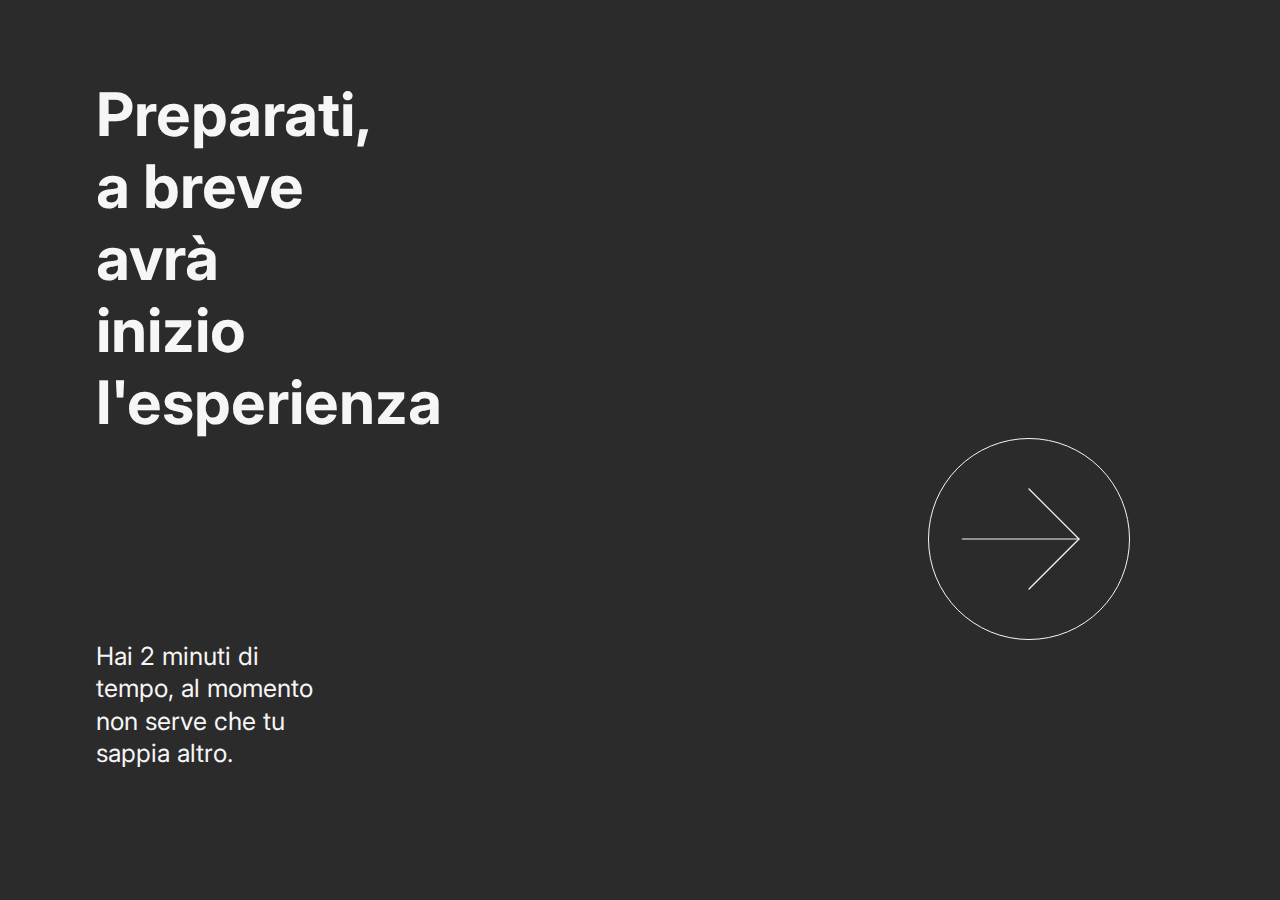
<file: inter.html>
<!DOCTYPE html>
<html lang="en">
<head>
    <meta charset="UTF-8">
    <meta name="viewport" content="width=device-width, initial-scale=1.0">
    <title>Document</title>
    <link rel="stylesheet" href="style.css">
</head>
<body class="interbody">
    <div class="head">
        <h3>TRASPARENZA</h3>
    </div>

    <div class="cont1">
        <h1 class="title-inter">Preparati, a breve avrà inizio l'esperienza</h1>
        <a href="password/password.html" class="bottonegiga-link">
            <div class="bottonegiga">
                <svg xmlns="http://www.w3.org/2000/svg" viewBox="0 0 24 24" width="200" height="200">
                    <line x1="4" y1="12" x2="18" y2="12" stroke="currentColor" stroke-width="0.15" stroke-linecap="round"/>
                    <polyline points="12,6 18,12 12,18" fill="none" stroke="currentColor" stroke-width="0.15" stroke-linecap="round" stroke-linejoin="round"/>
                </svg>
            </div>
        </a>
        <div class="dueminuti">Hai 2 minuti di tempo, al momento non serve che tu sappia altro.
        </div>
    </div>

    <script src="main.js"></script>
</body>
</html>
</file>
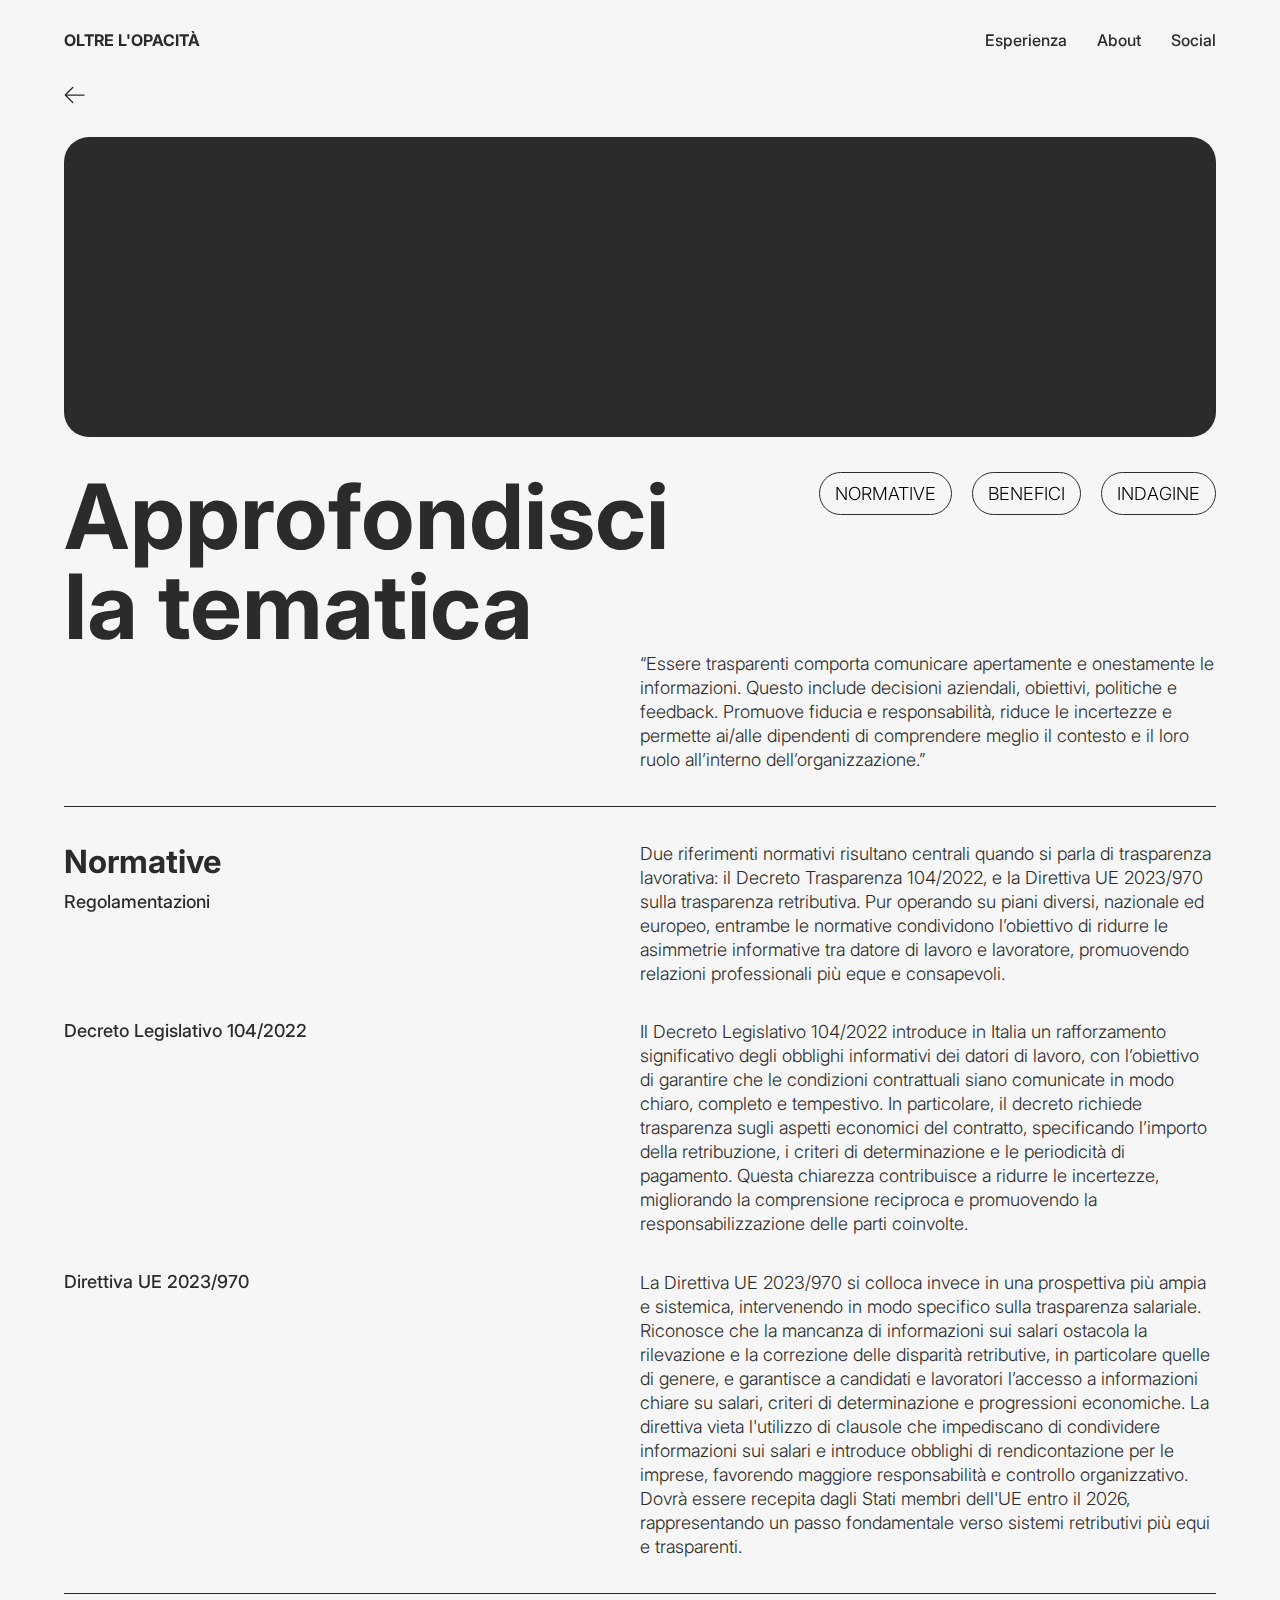
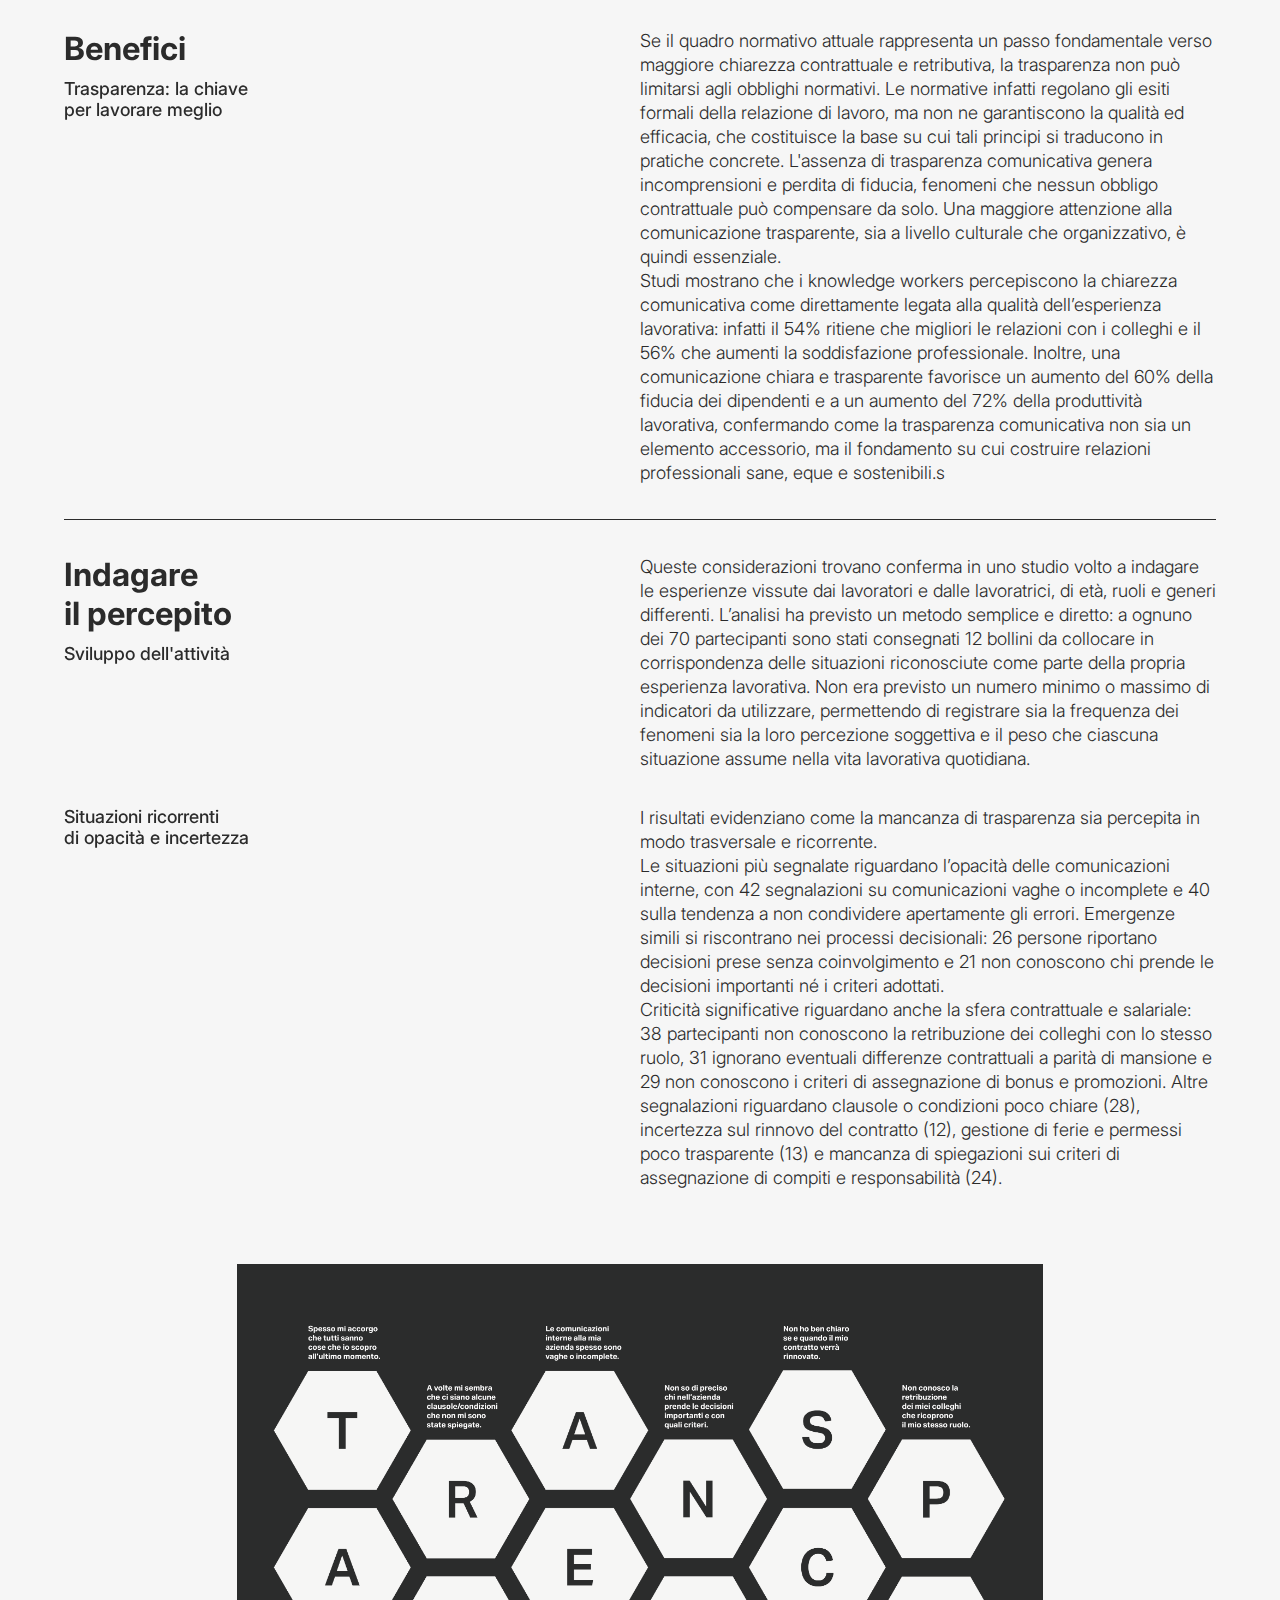
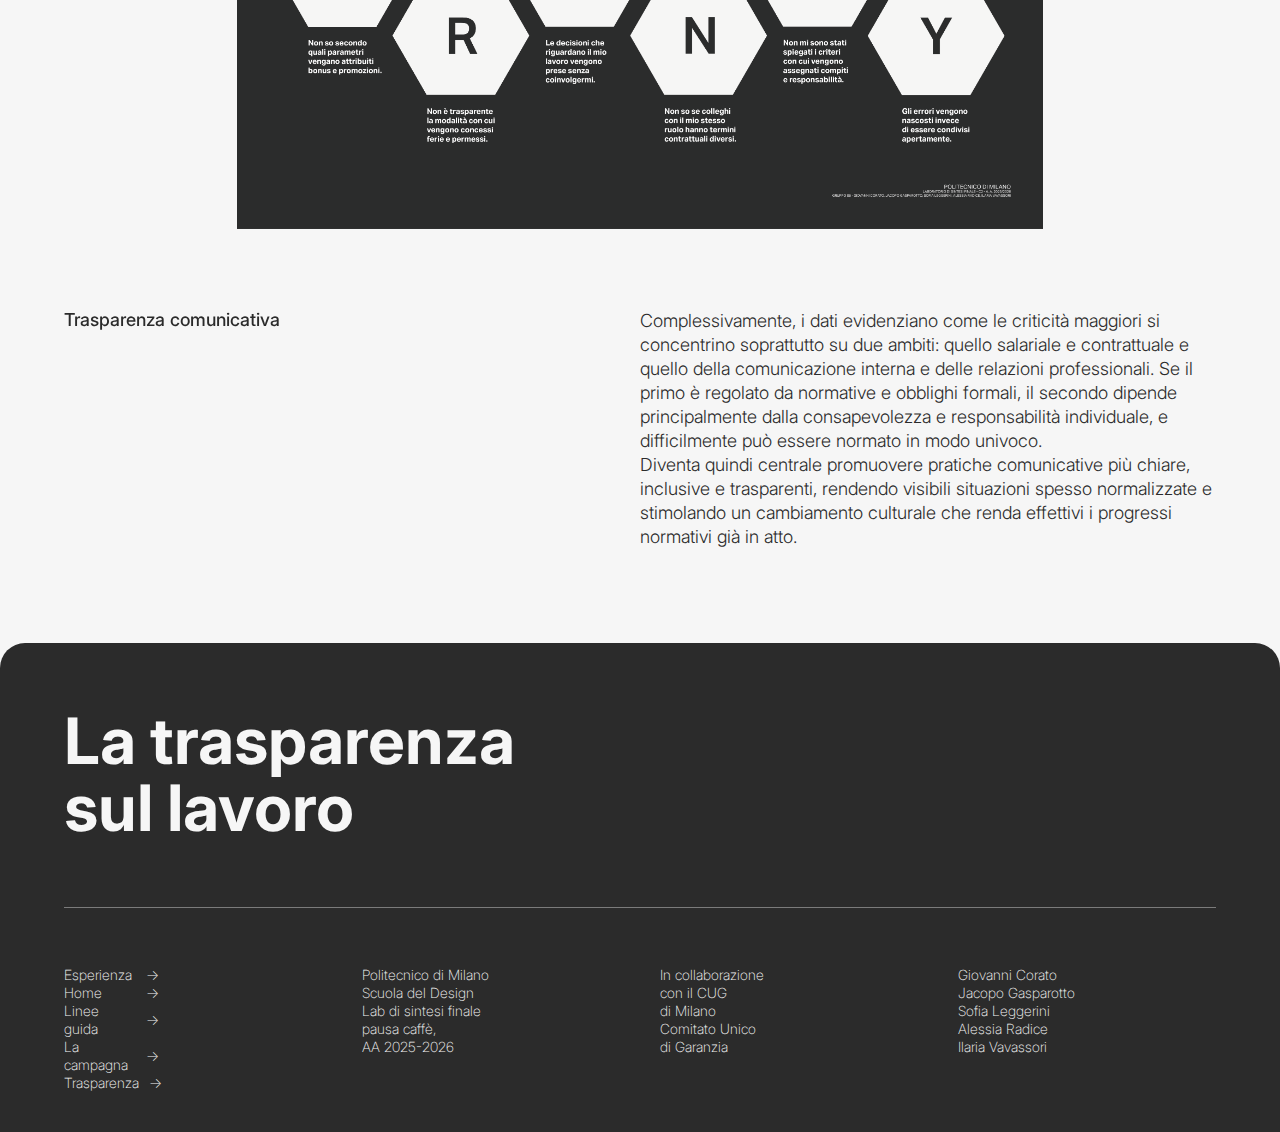
<file: information/cosatrasp.html>
<!DOCTYPE html>
<html lang="en">
<head>
    <meta charset="UTF-8">
    <meta name="viewport" content="width=device-width, initial-scale=1.0">
    <title>Document</title>
    <link rel="stylesheet" href="information.css">
</head>
<body>
    <div class="tot_cosa">
        <header>
            <div class="logo">
                <a href="../index.html">OLTRE L'OPACITÀ</a>
            </div>
            <div class="hamburger">
                <div class="hamburger-icon">
                    <span></span>
                    <span></span>
                </div>
                <div class="hamburger-menu">
                    <div>
                        <a href="../inter.html">Esperienza</a>
                    </div>
                    <div id="aboutBtn">About</div>
                    <div>Social</div>
                    <div class="quit_hamburger">
                        <div>
                            <svg class="hamburger-close" width="80" height="80" viewBox="0 0 24 24" fill="none" xmlns="http://www.w3.org/2000/svg">
                                <line x1="1" y1="23" x2="23" y2="1" stroke="currentColor" stroke-width="0.3" stroke-linecap="round"/>
                                <line x1="1" y1="1" x2="23" y2="23" stroke="currentColor" stroke-width="0.3" stroke-linecap="round"/>
                            </svg>
                        </div>
                    </div>                    
                </div>
            </div>
        </header>
        <div class="freccia">
            <a href="info_landing.html">
                <svg width="30" height="30" viewBox="0 0 24 24" fill="none" xmlns="http://www.w3.org/2000/svg">
                    <line x1="2" y1="12" x2="16" y2="12" stroke="currentColor" stroke-width="1" stroke-linecap="round"/>
                    <path d="M7 6L1 12L7 18" stroke="currentColor" stroke-width="1" stroke-linecap="round" stroke-linejoin="round"/>
                </svg>
            </a>
        </div>
        <main class="cosa">
            <div class="rettangolo"></div>
            <section class="primo">
                <div class="menunav">
                    <h1>Approfondisci 
                        <br>la tematica</h1>
                    <div class="navbar">
                        <nav>
                            <button>
                                <a href="#analisi">NORMATIVE</a>
                            </button>
                            <button>
                                <a href="#benefici">BENEFICI</a>
                            </button>
                            <button>
                                <a href="#intercept">INDAGINE</a>
                            </button>
                        </nav>
                    </div>
                </div>
                <div class="desc_menu">
                    <p>“Essere trasparenti comporta comunicare apertamente e onestamente le informazioni. Questo include decisioni aziendali, obiettivi, politiche e feedback. Promuove fiducia e responsabilità, riduce le incertezze e permette ai/alle dipendenti di comprendere meglio il contesto e il loro ruolo all’interno dell’organizzazione.”</p>
                </div>
            </section>
            <section class="secondo" id="analisi">
                <div class="section_title">
                    <div class="big_title">Normative</div>
                    <div class="small_title">Regolamentazioni</div>
                </div>
                <div class="section_text">
                    <p>Due riferimenti normativi risultano centrali quando si parla di trasparenza lavorativa: il Decreto Trasparenza 104/2022, e la Direttiva UE 2023/970 sulla trasparenza retributiva. Pur operando su piani diversi, nazionale ed europeo, entrambe le normative condividono l’obiettivo di ridurre le asimmetrie informative tra datore di lavoro e lavoratore, promuovendo relazioni professionali più eque e consapevoli.</p>
                </div>
            </section>
            <section class="secondo min">
                <div class="section_title">
                    <div class="small_title">Decreto Legislativo 104/2022</div>
                </div>
                <div class="section_text">
                    <p>Il Decreto Legislativo 104/2022 introduce in Italia un rafforzamento significativo degli obblighi informativi dei datori di lavoro, con l’obiettivo di garantire che le condizioni contrattuali siano comunicate in modo chiaro, completo e tempestivo. In particolare, il decreto richiede trasparenza sugli aspetti economici del contratto, specificando l’importo della retribuzione, i criteri di determinazione e le periodicità di pagamento. Questa chiarezza contribuisce a ridurre le incertezze, migliorando la comprensione reciproca e promuovendo la responsabilizzazione delle parti coinvolte.</p>
                </div>
            </section>
            <section class="secondo min" id="ultimosec">
                <div class="section_title">
                    <div class="small_title">Direttiva UE 2023/970</div>
                </div>
                <div class="section_text">
                    <p>La Direttiva UE 2023/970 si colloca invece in una prospettiva più ampia e sistemica, intervenendo in modo specifico sulla trasparenza salariale. Riconosce che la mancanza di informazioni sui salari ostacola la rilevazione e la correzione delle disparità retributive, in particolare quelle di genere, e garantisce a candidati e lavoratori l’accesso a informazioni chiare su salari, criteri di determinazione e progressioni economiche. La direttiva vieta l'utilizzo di clausole che impediscano di condividere informazioni sui salari e introduce obblighi di rendicontazione per le imprese, favorendo maggiore responsabilità e controllo organizzativo. Dovrà essere recepita dagli Stati membri dell'UE entro il 2026, rappresentando un passo fondamentale verso sistemi retributivi più equi e trasparenti.</p>
                </div>
            </section>
            <div class="europa">
                <img src="../material/Europa.png" alt="Europa">
            </div>
            <section class="secondo" id="benefici">
                <div class="section_title">
                    <div class="big_title">Benefici</div>
                    <div class="small_title">Trasparenza: la chiave 
                        <br>per lavorare meglio</div>
                </div>
                <div class="section_text">
                    <p>Se il quadro normativo attuale rappresenta un passo fondamentale verso maggiore chiarezza contrattuale e retributiva, la trasparenza non può limitarsi agli obblighi normativi. Le normative infatti regolano gli esiti formali della relazione di lavoro, ma non ne garantiscono la qualità ed efficacia, che costituisce la base su cui tali principi si traducono in pratiche concrete. L'assenza di trasparenza comunicativa genera incomprensioni e perdita di fiducia, fenomeni che nessun obbligo contrattuale può compensare da solo. Una maggiore attenzione alla comunicazione trasparente, sia a livello culturale che organizzativo, è quindi essenziale. 
                        <br>Studi mostrano che i knowledge workers percepiscono la chiarezza comunicativa come direttamente legata alla qualità dell’esperienza lavorativa: infatti il 54% ritiene che migliori le relazioni con i colleghi e il 56% che aumenti la soddisfazione professionale. Inoltre, una comunicazione chiara e trasparente favorisce un aumento del 60% della fiducia dei dipendenti e a un aumento del 72% della produttività lavorativa, confermando come la trasparenza comunicativa non sia un elemento accessorio, ma il fondamento su cui costruire relazioni professionali sane, eque e sostenibili.s</p>
                </div>
            </section>
            <section class="secondo" id="intercept">
                <div class="section_title">
                    <div class="big_title">Indagare <br>il percepito</div>
                    <div class="small_title">Sviluppo dell'attività</div>
                </div>
                <div class="section_text">
                    <p>Queste considerazioni trovano conferma in uno studio volto a indagare le esperienze vissute dai lavoratori e dalle lavoratrici, di età, ruoli e generi differenti. L’analisi ha previsto un metodo semplice e diretto: a ognuno dei 70 partecipanti sono stati consegnati 12 bollini da collocare in corrispondenza delle situazioni riconosciute come parte della propria esperienza lavorativa. Non era previsto un numero minimo o massimo di indicatori da utilizzare, permettendo di registrare sia la frequenza dei fenomeni sia la loro percezione soggettiva e il peso che ciascuna situazione assume nella vita lavorativa quotidiana.</p>
                </div>
            </section>
            <section class="secondo min">
                <div class="section_title">
                    <div class="small_title">Situazioni ricorrenti 
                        <br>di opacità e incertezza</div>
                </div>
                <div class="section_text">
                    <p>I risultati evidenziano come la mancanza di trasparenza sia percepita in modo trasversale e ricorrente. 
                        <br>Le situazioni più segnalate riguardano l’opacità delle comunicazioni interne, con 42 segnalazioni su comunicazioni vaghe o incomplete e 40 sulla tendenza a non condividere apertamente gli errori. Emergenze simili si riscontrano nei processi decisionali: 26 persone riportano decisioni prese senza coinvolgimento e 21 non conoscono chi prende le decisioni importanti né i criteri adottati.
                        <br>Criticità significative riguardano anche la sfera contrattuale e salariale: 38 partecipanti non conoscono la retribuzione dei colleghi con lo stesso ruolo, 31 ignorano eventuali differenze contrattuali a parità di mansione e 29 non conoscono i criteri di assegnazione di bonus e promozioni. Altre segnalazioni riguardano clausole o condizioni poco chiare (28), incertezza sul rinnovo del contratto (12), gestione di ferie e permessi poco trasparente (13) e mancanza di spiegazioni sui criteri di assegnazione di compiti e responsabilità (24).</p>
                </div>
            </section>
            <div class="intercept">
                <img src="../material/intercept.png" alt="Europa">
            </div> 
            <section class="secondo min">
                <div class="section_title">
                    <div class="small_title">Trasparenza comunicativa</div>
                </div>
                <div class="section_text">
                    <p>Complessivamente, i dati evidenziano come le criticità maggiori si concentrino soprattutto su due ambiti: quello salariale e contrattuale e quello della comunicazione interna e delle relazioni professionali. Se il primo è regolato da normative e obblighi formali, il secondo dipende principalmente dalla consapevolezza e responsabilità individuale, e difficilmente può essere normato in modo univoco.
                        <br>Diventa quindi centrale promuovere pratiche comunicative più chiare, inclusive e trasparenti, rendendo visibili situazioni spesso normalizzate e stimolando un cambiamento culturale che renda effettivi i progressi normativi già in atto.</p>
                </div>
            </section>
        </main>
    </div>
    <div class="overlay-blur"></div>
    <div class="hamburger-menu" id="icona">
        <div>
            <a href="../inter.html">Esperienza</a>
        </div>
        <div id="aboutBtn2">About</div>
        <div>Social</div>
        <div class="quit_hamburger" id="esci">
            <div>
                <svg class="hamburger-close" width="80" height="80" viewBox="0 0 24 24" fill="none" xmlns="http://www.w3.org/2000/svg">
                    <line x1="1" y1="23" x2="23" y2="1" stroke="currentColor" stroke-width="0.3" stroke-linecap="round"/>
                    <line x1="1" y1="1" x2="23" y2="23" stroke="currentColor" stroke-width="0.3" stroke-linecap="round"/>
                </svg>
            </div>
        </div>                    
    </div>
    <div class="about" id="about">
        <div class="title_about">
            <h4>Benefici</h4>
            <p>Il sito mira a far comprendere l’importanza della comunicazione chiara e trasparente sul lavoro, favorendo consapevolezza su pratiche poco efficaci e promuovendo buone abitudini relazionali e comportamenti collaborativi.</p>        </div>
        <div class="quit_about">
            <div>
                <svg class="close-about" width="80" height="80" viewBox="0 0 24 24" fill="none" xmlns="http://www.w3.org/2000/svg">
                    <line x1="1" y1="23" x2="23" y2="1" stroke="currentColor" stroke-width="0.3" stroke-linecap="round"/>
                    <line x1="1" y1="1" x2="23" y2="23" stroke="currentColor" stroke-width="0.3" stroke-linecap="round"/>
                </svg>
            </div>
        </div>
        <div class="credits">
            <div class="credits_part">
                <h4>Team di progetto</h4>
                <p>Giovanni Corato, Jacopo Gasparotto, Sofia Leggerini, Alessia Radice, Ilaria Vavassori</p>
            </div>
            <div class="credits_part">
                <h4 style="margin-top: 20px;">Collaboratori</h4>
                <p>Politecnico di Milano, Scuola del Design, 
                    Laboratorio di Sintesi Finale, Pausa Caffè.
                    AA 2025-2026.</p>
                <p class="incollab">In collaborazione con il CUG di Milano</p>
            </div>
        </div>
    </div>

    <script src="information.js"></script>
    <footer class="site-footer">
        <div class="footer-title">
            <h2>La trasparenza<br> sul lavoro</h2>
        </div>

        <hr class="footer-divider">

        <div class="footer-content">
            <div class="footer-col" id="nav_footer">      
                <a href="../inter.html">
                    Esperienza
                </a> 
                <a href="info_landing.html">
                    Home
                </a>     
                <a href="guida.html">
                    Linee guida
                </a> 
                <a href="campagna.html">
                    La campagna
                </a>    
                <a href="cosatrasp.html">
                    Trasparenza
                </a>                                             
            </div>

            <div class="footer-col">
                <p>
                    Politecnico di Milano<br>
                    Scuola del Design<br>
                    Lab di sintesi finale<br>
                    pausa caffè,<br>
                    AA 2025-2026
                </p>
            </div>

            <div class="footer-col">
                <p>
                    In collaborazione<br>
                    con il CUG<br>
                    di Milano<br>
                    Comitato Unico<br>
                    di Garanzia
                </p>
            </div>

            <div class="footer-col">
                <p>
                    Giovanni Corato<br>
                    Jacopo Gasparotto<br>
                    Sofia Leggerini<br>
                    Alessia Radice<br>
                    Ilaria Vavassori
                </p>
            </div>
        </div>
    </footer>
</body>
</html>
</file>
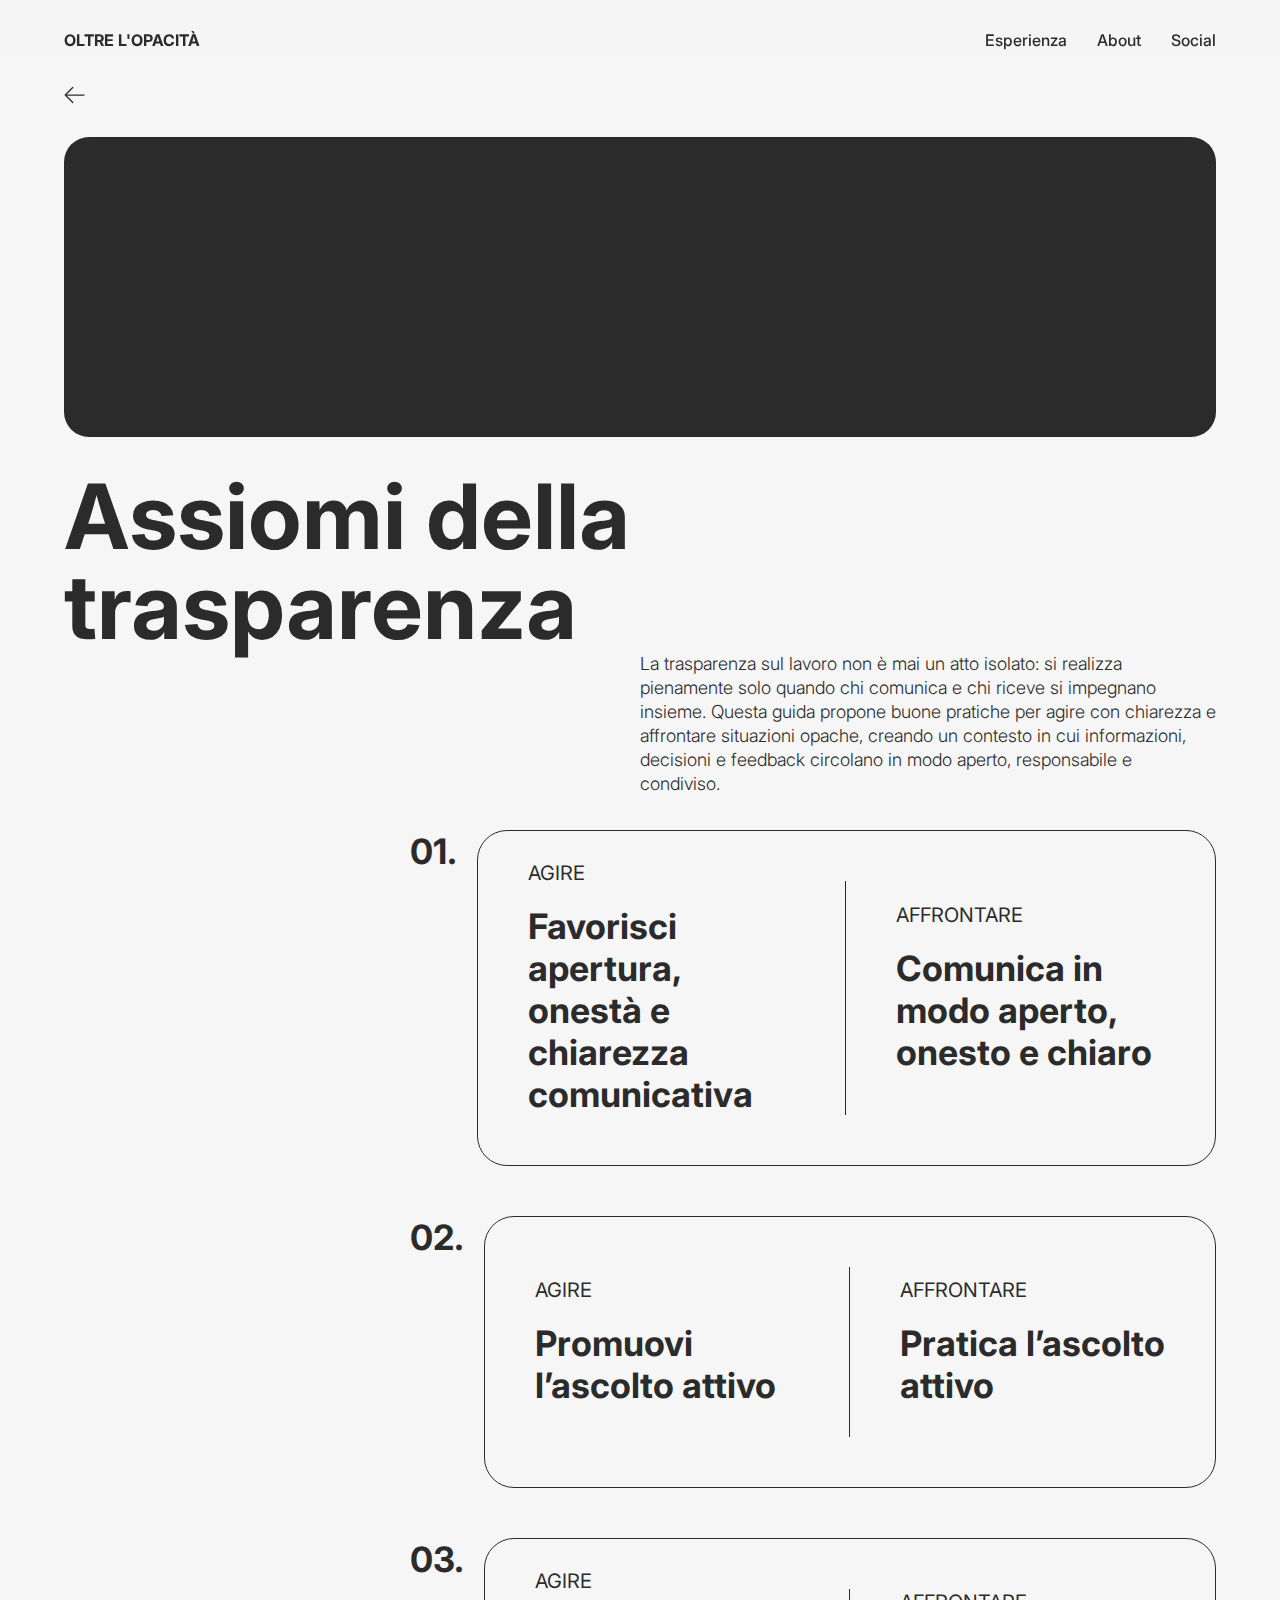
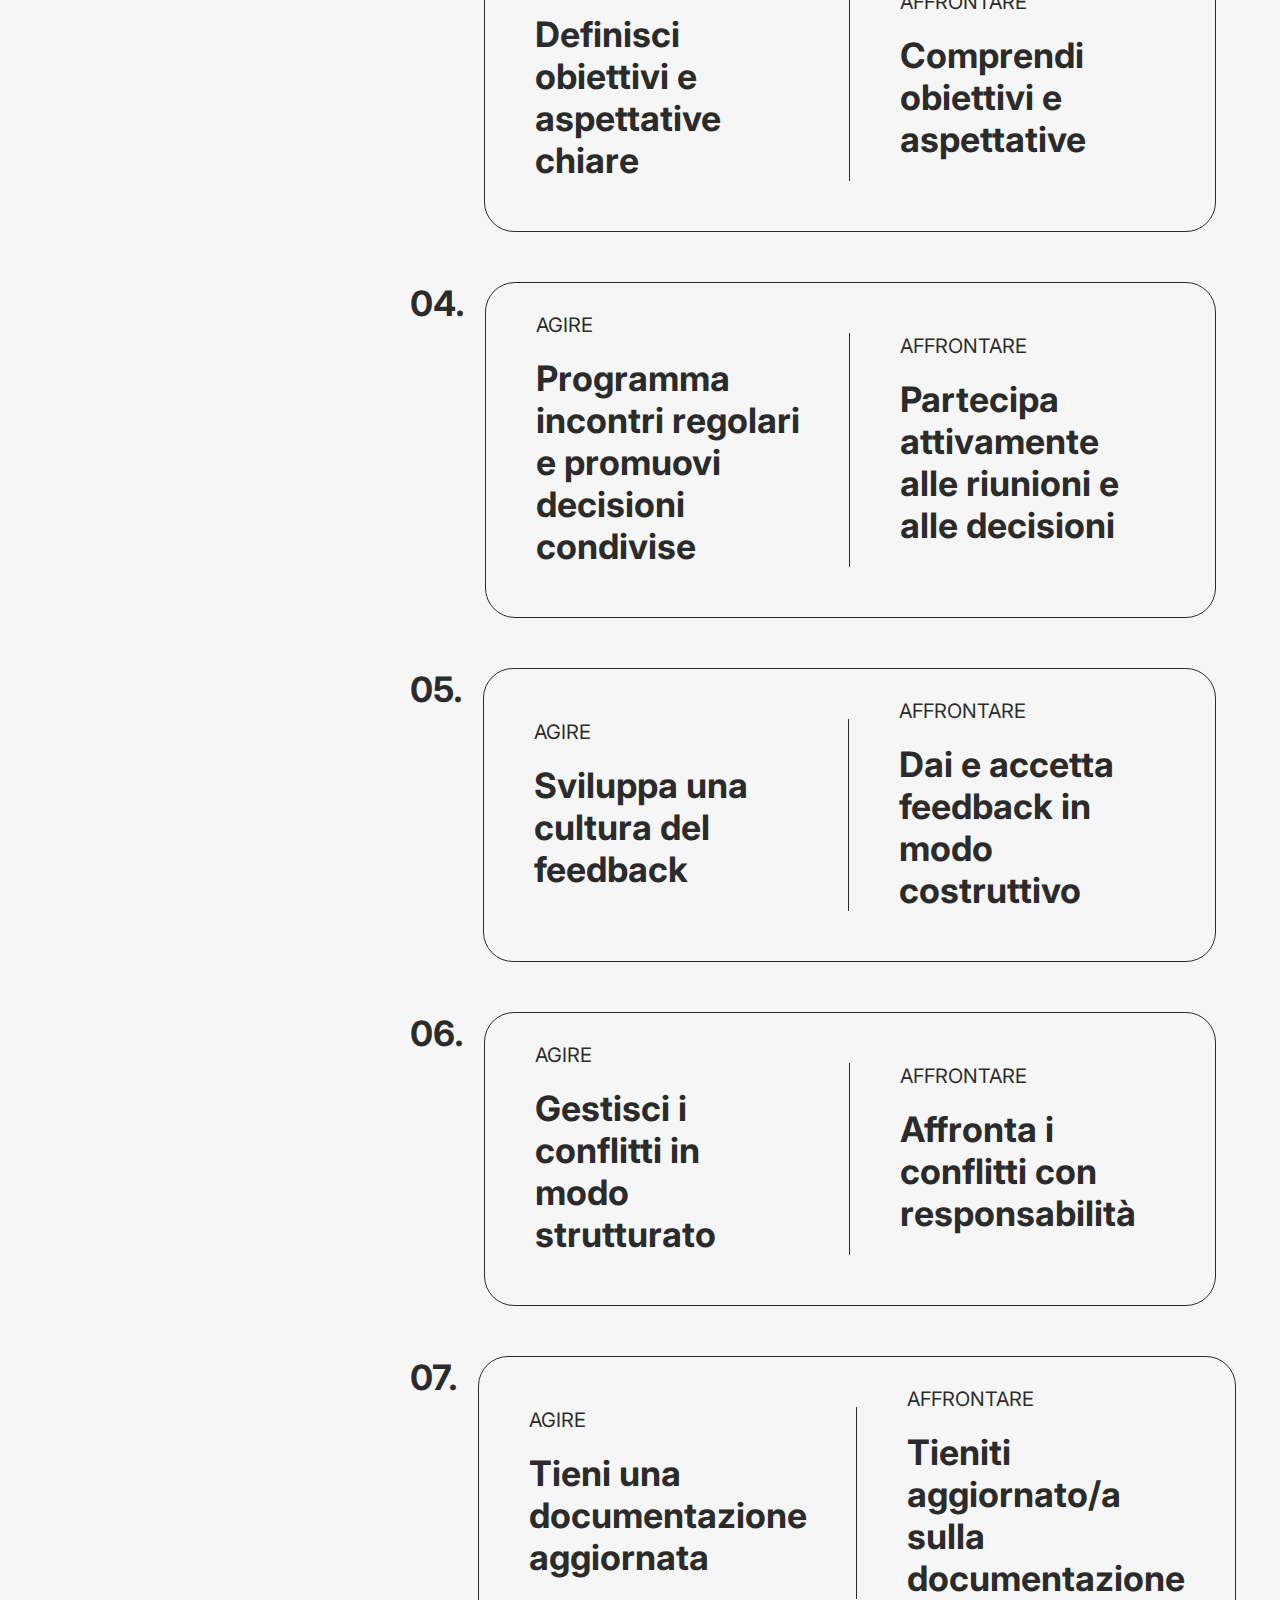
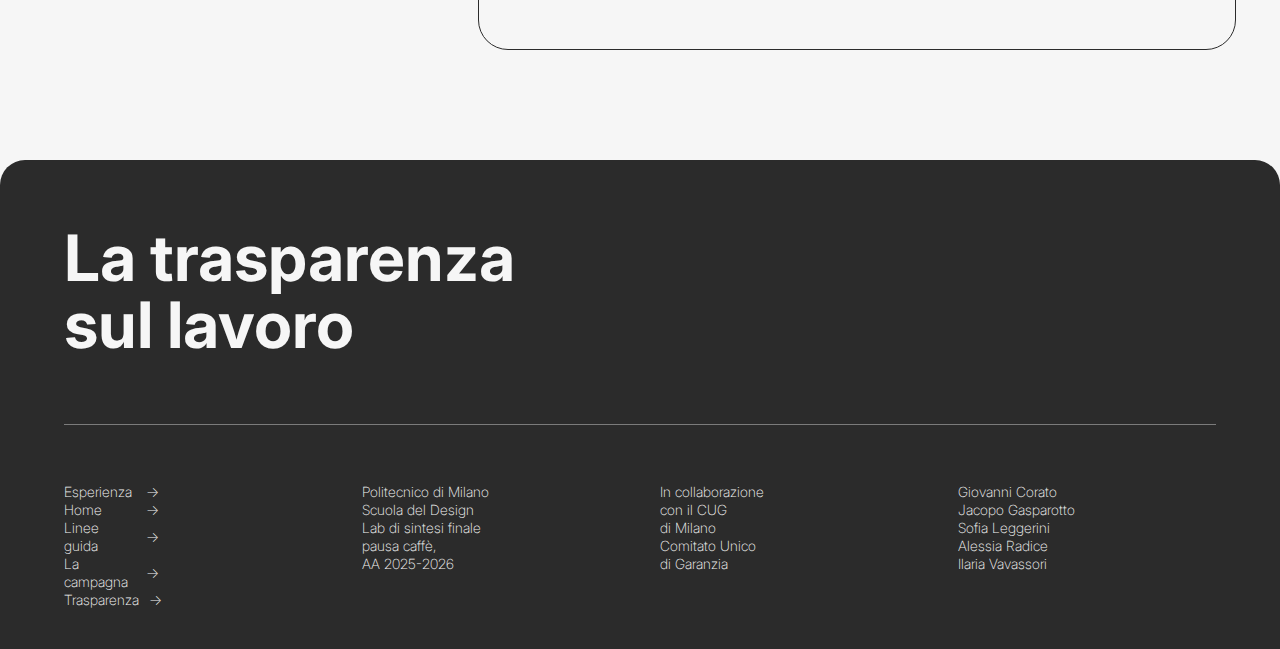
<file: information/guida.html>
<!DOCTYPE html>
<html lang="en">
<head>
    <meta charset="UTF-8">
    <meta name="viewport" content="width=device-width, initial-scale=1.0">
    <title>Document</title>
    <link rel="stylesheet" href="information.css">
</head>
<body>
    <div class="tot_cosa">
        <header>
            <div class="logo">
                <a href="../index.html">OLTRE L'OPACITÀ</a>
            </div>
            <div class="hamburger">
                <div class="hamburger-icon">
                    <span></span>
                    <span></span>
                </div>
                <div class="hamburger-menu">
                    <div>
                        <a href="../inter.html">Esperienza</a>
                    </div>
                    <div id="aboutBtn">About</div>
                    <div>Social</div>
                    <div class="quit_hamburger">
                        <div>
                            <svg class="hamburger-close" width="80" height="80" viewBox="0 0 24 24" fill="none" xmlns="http://www.w3.org/2000/svg">
                                <line x1="1" y1="23" x2="23" y2="1" stroke="currentColor" stroke-width="0.3" stroke-linecap="round"/>
                                <line x1="1" y1="1" x2="23" y2="23" stroke="currentColor" stroke-width="0.3" stroke-linecap="round"/>
                            </svg>
                        </div>
                    </div>                    
                </div>
            </div>
        </header>
        <div class="freccia">
            <a href="info_landing.html">
                <svg width="30" height="30" viewBox="0 0 24 24" fill="none" xmlns="http://www.w3.org/2000/svg">
                    <line x1="2" y1="12" x2="16" y2="12" stroke="currentColor" stroke-width="1" stroke-linecap="round"/>
                    <path d="M7 6L1 12L7 18" stroke="currentColor" stroke-width="1" stroke-linecap="round" stroke-linejoin="round"/>
                </svg>
            </a>
        </div>
        <main class="cosa">
            <div class="rettangolo"></div>
            <section class="primo">
                <div class="menunav" id="menunav_guida">
                    <h1>Assiomi della
                        <br>trasparenza</h1>
                    <div class="navbar">
                    </div>
                </div>
                <div class="desc_menu">
                    <p>La trasparenza sul lavoro non è mai un atto isolato: si realizza pienamente solo quando chi comunica e chi riceve si impegnano insieme. Questa guida propone buone pratiche per agire con chiarezza e affrontare situazioni opache, creando un contesto in cui informazioni, decisioni e feedback circolano in modo aperto, responsabile e condiviso.</p>
                </div>
            </section>
            <div class="cont_totguida_desktop">
                <div class="pratica">
                    <div class="number">01.</div>
                    <div class="cont_pratica">
                        <div class="affront_stage">
                            <div class="affront_fixed">
                                <div class="affront" id="affront1">
                                    <div class="affront_title">AGIRE</div>
                                    <div class="affront_subtitle">Favorisci apertura, onestà e chiarezza comunicativa</div>
                                </div>
                                <div class="affront">
                                    <div class="affront_title">AFFRONTARE</div>
                                    <div class="affront_subtitle">Comunica in modo aperto, onesto e chiaro</div>
                                    
                                </div>
                            </div>
                        </div>
                        <div class="text_container">
                            <div class="affront_text">Crea un contesto in cui le persone possano esprimere idee e criticità con tranquillità. Utilizza un linguaggio chiaro, evitando tecnicismi superflui, ed evidenzia sempre i punti essenziali quando condividi informazioni importanti. Sfrutta il canale comunicativo adeguato ad ogni situazione per rendere più immediata la comprensione. Una comunicazione chiara agevola il lavoro e sostiene un clima professionale solido.</div>
                            <div class="affront_text">Esprimi opinioni, dubbi e osservazioni con rispetto, usando un linguaggio semplice e diretto. Quando devi condividere informazioni significative, assicurati di porre l’attenzione su tutti i punti rilevanti e verifica che siano stati compresi. Una comunicazione chiara facilita la collaborazione e contribuisce a creare un ambiente di lavoro più ordinato e sereno.</div>
                        </div>
                        
                    </div>
                </div>
                <div class="pratica">
                    <div class="number">02.</div>
                    <div class="cont_pratica">
                        <div class="affront_stage">
                            <div class="affront_fixed">
                                <div class="affront" id="affront1">
                                    <div class="affront_title">AGIRE</div>
                                    <div class="affront_subtitle">Promuovi l’ascolto attivo</div>
                                </div>
                                <div class="affront">
                                    <div class="affront_title">AFFRONTARE</div>
                                    <div class="affront_subtitle">Pratica l’ascolto attivo</div>
                                    
                                </div>
                            </div>
                        </div>
                        <div class="text_container">
                            <div class="affront_text">Promuovi un ascolto attento verso le idee, i dubbi e le proposte di chi lavora con te. Evita interruzioni e favorisci domande e chiarimenti per comprendere davvero ciò che viene espresso. Accogli i contributi con apertura, così da creare un clima di fiducia e facilitare una collaborazione più efficace nel lavoro quotidiano.</div>
                            <div class="affront_text">Presta attenzione a ciò che ti viene comunicato, senza distrarti o interrompere, e poni domande senza paura del giudizio altrui. Riformulare ciò che hai compreso è un buon modo per verificare la correttezza del messaggio, evitando malintesi e migliorando la qualità del dialogo.</div>
                        </div>
                        
                    </div>
                </div>
                <div class="pratica">
                    <div class="number">03.</div>
                    <div class="cont_pratica">
                        <div class="affront_stage">
                            <div class="affront_fixed">
                                <div class="affront" id="affront1">
                                    <div class="affront_title">AGIRE</div>
                                    <div class="affront_subtitle">Definisci obiettivi e aspettative chiare</div>
                                </div>
                                <div class="affront">
                                    <div class="affront_title">AFFRONTARE</div>
                                    <div class="affront_subtitle">Comprendi obiettivi e aspettative</div>
                                    
                                </div>
                            </div>
                        </div>
                        <div class="text_container">
                            <div class="affront_text">Formula obiettivi concreti e ben delineati, chiarendo cosa va raggiunto e in quali condizioni operative. Definisci ruoli, responsabilità e standard attesi, 
                                verificandone la coerenza con le mansioni svolte. 
                                Una definizione accurata delle aspettative consente al team di lavorare con maggiore sicurezza e riduce il rischio di fraintendimenti e conseguenti errori.</div>
                            <div class="affront_text">Accertati di aver compreso quali sono i risultati 
                                attesi, quali attività ti competono e entro quali tempi devono essere portate a termine. Se alcuni elementi non ti sono chiari, chiedi subito un confronto per evitare errori e lavoro inutile. 
                                Essere allineati fin dall’inizio su questi aspetti 
                                garantisce una maggiore stabilità operativa,
                                consentendo di lavorare con maggiore serenità.</div>
                        </div>
                        
                    </div>
                </div>
                <div class="pratica">
                    <div class="number">04.</div>
                    <div class="cont_pratica">
                        <div class="affront_stage">
                            <div class="affront_fixed">
                                <div class="affront" id="affront1">
                                    <div class="affront_title">AGIRE</div>
                                    <div class="affront_subtitle">Programma incontri regolari e promuovi decisioni condivise</div>
                                </div>
                                <div class="affront">
                                    <div class="affront_title">AFFRONTARE</div>
                                    <div class="affront_subtitle">Partecipa attivamente alle riunioni e alle decisioni</div>
                                    
                                </div>
                            </div>
                        </div>
                        <div class="text_container">
                            <div class="affront_text">Organizza incontri periodici, programmati in anticipo e accompagnati da un ordine del giorno chiaro, così da evitare inutili ansie e garantire una partecipazione preparata. Utilizza questi momenti per discutere aggiornamenti e valutare insieme eventuali modifiche o nuove scelte operative. Dai spazio ai contributi di chi è coinvolto facendo sì che ogni decisione rilevante sia condivisa. Questo approccio rafforza partecipazione e senso di responsabilità.</div>
                            <div class="affront_text">Partecipa agli incontri preparandoti in anticipo quando necessario e seguendo l’ordine del giorno. Considera questi momenti come un’opportunità per esprimere opinioni su temi che ti riguardano direttamente. Condividi idee e osservazioni in modo appropriato e costruttivo: ogni contributo aiuta a prendere decisioni più efficaci e rafforza il lavoro di squadra.</div>
                        </div>
                        
                    </div>
                </div>
                
                
                <div class="pratica">
                    <div class="number">05.</div>
                    <div class="cont_pratica">
                        <div class="affront_stage">
                            <div class="affront_fixed">
                                <div class="affront" id="affront1">
                                    <div class="affront_title">AGIRE</div>
                                    <div class="affront_subtitle">Sviluppa una cultura del feedback</div>
                                </div>
                                <div class="affront">
                                    <div class="affront_title">AFFRONTARE</div>
                                    <div class="affront_subtitle">Dai e accetta feedback in modo costruttivo</div>
                                    
                                </div>
                            </div>
                        </div>
                        <div class="text_container">
                            <div class="affront_text">Metti a disposizione sondaggi o questionari 
                                che permettano a tutti di esprimere opinioni,
                                segnalare criticità e proporre miglioramenti . 
                                È molto importante che questi strumenti 
                                abbiano un seguito: analizza i risultati, 
                                condividili con il team e affronta i temi emersi.
                                Un sistema di ascolto efficace funziona solo se 
                                genera azioni concrete e rafforza la partecipazione.</div>
                            <div class="affront_text">Sfrutta gli strumenti messi a disposizione per condividere il tuo punto di vista e partecipa ai momenti dedicati al feedback con disponibilità e spirito collaborativo. Non vivere questi spazi come qualcosa di inutile in cui il tuo contributo rischia di passare inosservato, ma come un’occasione per far emergere esigenze e miglioramenti utili al lavoro di tutti.</div>
                        </div>
                        
                    </div>
                </div>
                <div class="pratica">
                    <div class="number">06.</div>
                    <div class="cont_pratica">
                        <div class="affront_stage">
                            <div class="affront_fixed">
                                <div class="affront" id="affront1">
                                    <div class="affront_title">AGIRE</div>
                                    <div class="affront_subtitle">Gestisci i conflitti in modo strutturato</div>
                                </div>
                                <div class="affront">
                                    <div class="affront_title">AFFRONTARE</div>
                                    <div class="affront_subtitle">Affronta i conflitti con responsabilità</div>
                                    
                                </div>
                            </div>
                        </div>
                        <div class="text_container">
                            <div class="affront_text">Riconosci tempestivamente tensioni, malintesi
                                o crititcità operative e affrontali in modo ordinato. 
                                Favorisci un confronto sereno in cui ogni parte 
                                possa spiegare cosa è accaduto, senza attribuire 
                                colpe ma cercando di capire le cause. 
                                Offri supporto nella risoluzione e valorizza l’errore come 
                                occasione per migliorare processi e collaborazione.</div>
                            <div class="affront_text">Se emergono tensioni, malintesi o difficoltà nel lavoro, 
                                segnalali subito, così da evitarne l’amplificazione. 
                                Comunicare un errore in modo tempestivo 
                                è fondamentale perché consente al team 
                                di intervenire rapidamente e limitare le conseguenze. 
                                Collabora alla ricerca di una soluzione mantenendo 
                                l’attenzione su ciò che è successo e su come migliorarlo.</div>
                        </div>
                        
                    </div>
                </div>
                <div class="pratica">
                    <div class="number">07.</div>
                    <div class="cont_pratica">
                        <div class="affront_stage">
                            <div class="affront_fixed">
                                <div class="affront" id="affront1">
                                    <div class="affront_title">AGIRE</div>
                                    <div class="affront_subtitle">Tieni una documentazione aggiornata</div>
                                </div>
                                <div class="affront">
                                    <div class="affront_title">AFFRONTARE</div>
                                    <div class="affront_subtitle">Tieniti aggiornato/a sulla documentazione</div>
                                    
                                </div>
                            </div>
                        </div>
                        <div class="text_container">
                            <div class="affront_text">Registra le decisioni e gli scambi rilevanti attraverso verbali, e-mail e note di follow-up. Mantieni gli archivi ordinati e facilmente consultabili dal team, così che tutti possano accedere alle informazioni utili. Una documentazione curata riduce errori, garantisce continuità nelle attività e sostiene un’organizzazione più stabile ed efficiente.</div>
                            <div class="affront_text">Consulta con regolarità note, verbali e comunicazioni interne, così da restare aggiornato sulle decisioni e sulle attività in corso. Prendi appunti durante le riunioni e conserva le informazioni in modo ordinato. Avere una visione chiara di ciò che è stato deciso aiuta a lavorare meglio, a organizzare le attività e a ridurre lo stress operativo.</div>
                        </div>
                        
                    </div>
                </div>
            </div>
            <div class="cont_totguida_mobile">
                <div class="pratica">
                    <div class="number">01.</div>
                    <div class="cont_pratica">
                        <div class="affront_stage">
                            <div class="affront_fixed">
                                <div class="affront" id="affront1">
                                    <div class="affront_title">AGIRE</div>
                                    <div class="affront_subtitle">Definisci obiettivi e aspettative chiare</div>
                                    <div class="text_container">
                                        <div class="affront_text">Formula obiettivi concreti e ben delineati, chiarendo cosa va raggiunto e in quali condizioni operative. Definisci ruoli, responsabilità e standard attesi, 
                                            verificandone la coerenza con le mansioni svolte. 
                                            Una definizione accurata delle aspettative consente al team di lavorare con maggiore sicurezza e riduce il rischio di fraintendimenti e conseguenti errori.</div>
                                    </div>
                                </div>
                                <div class="affront">
                                    <div class="affront_title">AFFRONTARE</div>
                                    <div class="affront_subtitle">Comprendi obiettivi e aspettative</div>
                                    <div class="text_container">
                                        <div class="affront_text">Accertati di aver compreso quali sono i risultati 
                                            attesi, quali attività ti competono e entro quali tempi devono essere portate a termine. Se alcuni elementi non ti sono chiari, chiedi subito un confronto per evitare errori e lavoro inutile. 
                                            Essere allineati fin dall’inizio su questi aspetti 
                                            garantisce una maggiore stabilità operativa,
                                            consentendo di lavorare con maggiore serenità.</div>
                                    </div>
                                </div>
                            </div>
                        </div>
                    </div>
                </div>
                <div class="pratica">
                    <div class="number">02.</div>
                    <div class="cont_pratica">
                        <div class="affront_stage">
                            <div class="affront_fixed">
                                <div class="affront" id="affront1">
                                    <div class="affront_title">AGIRE</div>
                                    <div class="affront_subtitle">Programma incontri regolari e promuovi decisioni condivise</div>
                                    <div class="text_container">
                                        <div class="affront_text">Organizza incontri periodici, programmati in anticipo e accompagnati da un ordine del giorno chiaro, così da evitare inutili ansie e garantire una partecipazione preparata. Utilizza questi momenti per discutere aggiornamenti e valutare insieme eventuali modifiche o nuove scelte operative. Dai spazio ai contributi di chi è coinvolto facendo sì che ogni decisione rilevante sia condivisa. Questo approccio rafforza partecipazione e senso di responsabilità.</div>
                                    </div>
                                </div>
                                <div class="affront">
                                    <div class="affront_title">AFFRONTARE</div>
                                    <div class="affront_subtitle">Partecipa attivamente alle riunioni e alle decisioni</div>
                                    <div class="text_container">
                                        <div class="affront_text">Partecipa agli incontri preparandoti in anticipo quando necessario e seguendo l’ordine del giorno. Considera questi momenti come un’opportunità per esprimere opinioni su temi che ti riguardano direttamente. Condividi idee e osservazioni in modo appropriato e costruttivo: ogni contributo aiuta a prendere decisioni più efficaci e rafforza il lavoro di squadra.</div>
                                    </div>
                                </div>
                            </div>
                        </div>
                    </div>
                </div>
                <div class="pratica">
                    <div class="number">03.</div>
                    <div class="cont_pratica">
                        <div class="affront_stage">
                            <div class="affront_fixed">
                                <div class="affront" id="affront1">
                                    <div class="affront_title">AGIRE</div>
                                    <div class="affront_subtitle">Promuovi l’ascolto attivo</div>
                                    <div class="text_container">
                                        <div class="affront_text">Promuovi un ascolto attento verso le idee, i dubbi e le proposte di chi lavora con te. Evita interruzioni e favorisci domande e chiarimenti per comprendere davvero ciò che viene espresso. Accogli i contributi con apertura, così da creare un clima di fiducia e facilitare una collaborazione più efficace nel lavoro quotidiano.</div>
                                    </div>
                                </div>
                                <div class="affront">
                                    <div class="affront_title">AFFRONTARE</div>
                                    <div class="affront_subtitle">Pratica l’ascolto attivo</div>
                                    <div class="text_container">
                                        <div class="affront_text">Presta attenzione a ciò che ti viene comunicato, senza distrarti o interrompere, e poni domande senza paura del giudizio altrui. Riformulare ciò che hai compreso è un buon modo per verificare la correttezza del messaggio, evitando malintesi e migliorando la qualità del dialogo.</div>
                                    </div>
                                </div>
                            </div>
                        </div>
                    </div>
                </div>
                <div class="pratica">
                    <div class="number">04.</div>
                    <div class="cont_pratica">
                        <div class="affront_stage">
                            <div class="affront_fixed">
                                <div class="affront" id="affront1">
                                    <div class="affront_title">AGIRE</div>
                                    <div class="affront_subtitle">Favorisci apertura, onestà e chiarezza comunicativa</div>
                                    <div class="text_container">
                                        <div class="affront_text">Crea un contesto in cui le persone possano esprimere idee e criticità con tranquillità. Utilizza un linguaggio chiaro, evitando tecnicismi superflui, ed evidenzia sempre i punti essenziali quando condividi informazioni importanti. Sfrutta il canale comunicativo adeguato ad ogni situazione per rendere più immediata la comprensione. Una comunicazione chiara agevola il lavoro e sostiene un clima professionale solido.</div>
                                    </div>
                                </div>
                                <div class="affront">
                                    <div class="affront_title">AFFRONTARE</div>
                                    <div class="affront_subtitle">Comunica in modo aperto, onesto e chiaro</div>
                                    <div class="text_container">
                                        <div class="affront_text">Esprimi opinioni, dubbi e osservazioni con rispetto, usando un linguaggio semplice e diretto. Quando devi condividere informazioni significative, assicurati di porre l’attenzione su tutti i punti rilevanti e verifica che siano stati compresi. Una comunicazione chiara facilita la collaborazione e contribuisce a creare un ambiente di lavoro più ordinato e sereno.</div>
                                    </div>
                                </div>
                            </div>
                        </div>
                    </div>
                </div>
                <div class="pratica">
                    <div class="number">05.</div>
                    <div class="cont_pratica">
                        <div class="affront_stage">
                            <div class="affront_fixed">
                                <div class="affront" id="affront1">
                                    <div class="affront_title">AGIRE</div>
                                    <div class="affront_subtitle">Sviluppa una cultura del feedback</div>
                                    <div class="text_container">
                                        <div class="affront_text">Metti a disposizione sondaggi o questionari 
                                            che permettano a tutti di esprimere opinioni,
                                            segnalare criticità e proporre miglioramenti . 
                                            È molto importante che questi strumenti 
                                            abbiano un seguito: analizza i risultati, 
                                            condividili con il team e affronta i temi emersi.
                                            Un sistema di ascolto efficace funziona solo se 
                                            genera azioni concrete e rafforza la partecipazione.</div>
                                    </div>
                                </div>
                                <div class="affront">
                                    <div class="affront_title">AFFRONTARE</div>
                                    <div class="affront_subtitle">Dai e accetta feedback in modo costruttivo</div>
                                    <div class="text_container">
                                        <div class="affront_text">Sfrutta gli strumenti messi a disposizione per condividere il tuo punto di vista e partecipa ai momenti dedicati al feedback con disponibilità e spirito collaborativo. Non vivere questi spazi come qualcosa di inutile in cui il tuo contributo rischia di passare inosservato, ma come un’occasione per far emergere esigenze e miglioramenti utili al lavoro di tutti.</div>
                                    </div>
                                </div>
                            </div>
                        </div>
                    </div>
                </div>
                <div class="pratica">
                    <div class="number">06.</div>
                    <div class="cont_pratica">
                        <div class="affront_stage">
                            <div class="affront_fixed">
                                <div class="affront" id="affront1">
                                    <div class="affront_title">AGIRE</div>
                                    <div class="affront_subtitle">Gestisci i conflitti in modo strutturato</div>
                                    <div class="text_container">
                                        <div class="affront_text">Riconosci tempestivamente tensioni, malintesi
                                            o crititcità operative e affrontali in modo ordinato. 
                                            Favorisci un confronto sereno in cui ogni parte 
                                            possa spiegare cosa è accaduto, senza attribuire 
                                            colpe ma cercando di capire le cause. 
                                            Offri supporto nella risoluzione e valorizza l’errore come 
                                            occasione per migliorare processi e collaborazione.</div>
                                    </div>
                                </div>
                                <div class="affront">
                                    <div class="affront_title">AFFRONTARE</div>
                                    <div class="affront_subtitle">Affronta i conflitti con responsabilità</div>
                                    <div class="text_container">
                                        <div class="affront_text">Se emergono tensioni, malintesi o difficoltà nel lavoro, 
                                            segnalali subito, così da evitarne l’amplificazione. 
                                            Comunicare un errore in modo tempestivo 
                                            è fondamentale perché consente al team 
                                            di intervenire rapidamente e limitare le conseguenze. 
                                            Collabora alla ricerca di una soluzione mantenendo 
                                            l’attenzione su ciò che è successo e su come migliorarlo.</div>
                                    </div>
                                </div>
                            </div>
                        </div>
                    </div>
                </div>
                <div class="pratica">
                    <div class="number">07.</div>
                    <div class="cont_pratica">
                        <div class="affront_stage">
                            <div class="affront_fixed">
                                <div class="affront" id="affront1">
                                    <div class="affront_title">AGIRE</div>
                                    <div class="affront_subtitle">Tieni una documentazione aggiornata</div>
                                    <div class="text_container">
                                        <div class="affront_text">Registra le decisioni e gli scambi rilevanti attraverso verbali, e-mail e note di follow-up. Mantieni gli archivi ordinati e facilmente consultabili dal team, così che tutti possano accedere alle informazioni utili. Una documentazione curata riduce errori, garantisce continuità nelle attività e sostiene un’organizzazione più stabile ed efficiente.</div>
                                    </div>
                                </div>
                                <div class="affront">
                                    <div class="affront_title">AFFRONTARE</div>
                                    <div class="affront_subtitle">Tieniti aggiornato/a sulla documentazione</div>
                                    <div class="text_container">
                                        <div class="affront_text">Consulta con regolarità note, verbali e comunicazioni interne, così da restare aggiornato sulle decisioni e sulle attività in corso. Prendi appunti durante le riunioni e conserva le informazioni in modo ordinato. Avere una visione chiara di ciò che è stato deciso aiuta a lavorare meglio, a organizzare le attività e a ridurre lo stress operativo.</div>
                                    </div>
                                </div>
                            </div>
                        </div>
                    </div>
                </div>
            </div>
        </main>
    </div>
    <div class="overlay-blur"></div>
    <div class="hamburger-menu" id="icona">
        <div>
            <a href="../inter.html">Esperienza</a>
        </div>
        <div id="aboutBtn2">About</div>
        <div>Social</div>
        <div class="quit_hamburger" id="esci">
            <div>
                <svg class="hamburger-close" width="80" height="80" viewBox="0 0 24 24" fill="none" xmlns="http://www.w3.org/2000/svg">
                    <line x1="1" y1="23" x2="23" y2="1" stroke="currentColor" stroke-width="0.3" stroke-linecap="round"/>
                    <line x1="1" y1="1" x2="23" y2="23" stroke="currentColor" stroke-width="0.3" stroke-linecap="round"/>
                </svg>
            </div>
        </div>                    
    </div>
    <div class="about" id="about">
        <div class="title_about">
            <h4>Benefici</h4>
            <p>Il sito mira a far comprendere l’importanza della comunicazione chiara e trasparente sul lavoro, favorendo consapevolezza su pratiche poco efficaci e promuovendo buone abitudini relazionali e comportamenti collaborativi.</p>        </div>
        <div class="quit_about">
            <div>
                <svg class="close-about" width="80" height="80" viewBox="0 0 24 24" fill="none" xmlns="http://www.w3.org/2000/svg">
                    <line x1="1" y1="23" x2="23" y2="1" stroke="currentColor" stroke-width="0.3" stroke-linecap="round"/>
                    <line x1="1" y1="1" x2="23" y2="23" stroke="currentColor" stroke-width="0.3" stroke-linecap="round"/>
                </svg>
            </div>
        </div>
        <div class="credits">
            <div class="credits_part">
                <h4>Team di progetto</h4>
                <p>Giovanni Corato, Jacopo Gasparotto, Sofia Leggerini, Alessia Radice, Ilaria Vavassori</p>
            </div>
            <div class="credits_part">
                <h4 style="margin-top: 20px;">Collaboratori</h4>
                <p>Politecnico di Milano, Scuola del Design, 
                    Laboratorio di Sintesi Finale, Pausa Caffè.
                    AA 2025-2026.</p>
                <p class="incollab">In collaborazione con il CUG di Milano</p>
            </div>
        </div>
    </div>

    <script src="information.js"></script>
    <footer class="site-footer">
        <div class="footer-title">
            <h2>La trasparenza<br> sul lavoro</h2>
        </div>

        <hr class="footer-divider">

        <div class="footer-content">
            <div class="footer-col" id="nav_footer">      
                <a href="../inter.html">
                    Esperienza
                </a> 
                <a href="info_landing.html">
                    Home
                </a>     
                <a href="guida.html">
                    Linee guida
                </a> 
                <a href="campagna.html">
                    La campagna
                </a>    
                <a href="cosatrasp.html">
                    Trasparenza
                </a>                                             
            </div>

            <div class="footer-col">
                <p>
                    Politecnico di Milano<br>
                    Scuola del Design<br>
                    Lab di sintesi finale<br>
                    pausa caffè,<br>
                    AA 2025-2026
                </p>
            </div>

            <div class="footer-col">
                <p>
                    In collaborazione<br>
                    con il CUG<br>
                    di Milano<br>
                    Comitato Unico<br>
                    di Garanzia
                </p>
            </div>

            <div class="footer-col">
                <p>
                    Giovanni Corato<br>
                    Jacopo Gasparotto<br>
                    Sofia Leggerini<br>
                    Alessia Radice<br>
                    Ilaria Vavassori
                </p>
            </div>
        </div>
    </footer>
</body>
</html>
</file>
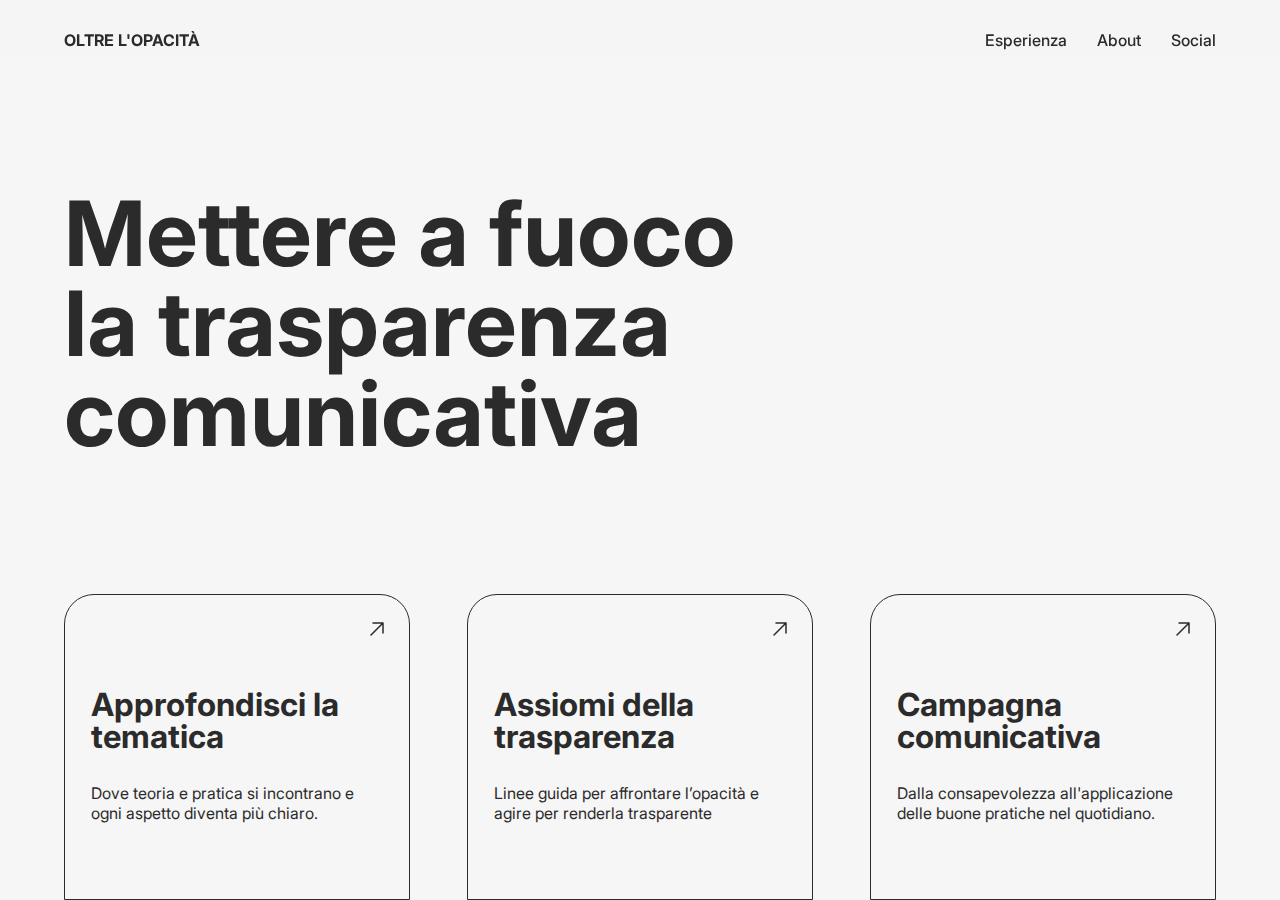
<file: information/info_landing.html>
<!DOCTYPE html>
<html lang="en">
<head>
    <meta charset="UTF-8">
    <meta name="viewport" content="width=device-width, initial-scale=1.0">
    <title>Document</title>
    <link rel="stylesheet" href="information.css">
</head>
<body class="no_scroll">
    <div class="tot">
        <header>
            <div class="logo">
                <a href="../index.html">OLTRE L'OPACITÀ</a>
            </div>
            <div class="hamburger">
                <div class="hamburger-icon">
                    <span></span>
                    <span></span>
                </div>
                <div class="hamburger-menu">
                    <div>
                        <a href="../inter.html">Esperienza</a>
                    </div>
                    <div id="aboutBtn">About</div>
                    <div>Social</div>
                    <div class="quit_hamburger">
                        <div>
                            <svg class="hamburger-close" width="80" height="80" viewBox="0 0 24 24" fill="none" xmlns="http://www.w3.org/2000/svg">
                                <line x1="1" y1="23" x2="23" y2="1" stroke="currentColor" stroke-width="0.3" stroke-linecap="round"/>
                                <line x1="1" y1="1" x2="23" y2="23" stroke="currentColor" stroke-width="0.3" stroke-linecap="round"/>
                            </svg>
                        </div>
                    </div>                    
                </div>
            </div>
        </header>
        <main>
            <div class="begin">
                <h1>Mettere a fuoco
                    <br>la trasparenza
                    <br>comunicativa</h1>
                <!-- <p class="descrizione">“Comporta comunicare apertamente e onestamente le informazioni. Questo include decisioni aziendali, obiettivi, politiche e feedback. Promuove fiducia e responsabilità, riduce le incertezze e permette ai/alle dipendenti di comprendere meglio il contesto e il loro ruolo all’interno dell’organizzazione.”</p> -->
            </div>
            <div class="menu">
                <a href="cosatrasp.html" class="menu_container">
                    <div class="title_menu">Approfondisci 
                        la tematica</div>
                    <div class="menu_desc">Dove teoria e pratica si incontrano
                        e ogni aspetto diventa più chiaro.</div>
                    <div class="freccia_menu">
                        <svg class="arrow-icon" width="14" height="14" viewBox="0 0 14 14" fill="none" xmlns="http://www.w3.org/2000/svg">
                            <path d="M1 13L13 1M13 1H3M13 1V11" stroke="currentColor" stroke-width="1.5" stroke-linecap="round" stroke-linejoin="round"/>
                        </svg>
                    </div>
                </a>
                <a href="guida.html" class="menu_container">
                        <div class="title_menu">Assiomi della
                            trasparenza</div>
                        <div class="menu_desc">Linee guida per affrontare l’opacità e agire per renderla trasparente</div>
                        <div class="freccia_menu">
                            <svg class="arrow-icon" width="14" height="14" viewBox="0 0 14 14" fill="none" xmlns="http://www.w3.org/2000/svg">
                                <path d="M1 13L13 1M13 1H3M13 1V11" stroke="currentColor" stroke-width="1.5" stroke-linecap="round" stroke-linejoin="round"/>
                            </svg>
                        </div>
                </a>
                
                <a href="campagna.html" class="menu_container">
                    <div class="title_menu">Campagna
                        comunicativa</div>
                    <div class="menu_desc">Dalla consapevolezza all'applicazione
                        delle buone pratiche nel quotidiano.</div>
                    <div class="freccia_menu">
                        <svg class="arrow-icon" width="14" height="14" viewBox="0 0 14 14" fill="none" xmlns="http://www.w3.org/2000/svg">
                            <path d="M1 13L13 1M13 1H3M13 1V11" stroke="currentColor" stroke-width="1.5" stroke-linecap="round" stroke-linejoin="round"/>
                        </svg>
                    </div>
                    </a>
                </div>
            </div>
             <!-- .menu -->
        </main>
    </div>
    <div class="overlay-blur"></div>
    <div class="hamburger-menu" id="icona">
        <div>
            <a href="../inter.html">Esperienza</a>
        </div>
        <div id="aboutBtn2">About</div>
        <div>Social</div>
        <div class="quit_hamburger" id="esci">
            <div>
                <svg class="hamburger-close" width="80" height="80" viewBox="0 0 24 24" fill="none" xmlns="http://www.w3.org/2000/svg">
                    <line x1="1" y1="23" x2="23" y2="1" stroke="currentColor" stroke-width="0.3" stroke-linecap="round"/>
                    <line x1="1" y1="1" x2="23" y2="23" stroke="currentColor" stroke-width="0.3" stroke-linecap="round"/>
                </svg>
            </div>
        </div>                    
    </div>
    <div class="about" id="about">
        <div class="title_about">
            <h4>Benefici</h4>
            <p>Il sito mira a far comprendere l’importanza della comunicazione chiara e trasparente sul lavoro, favorendo consapevolezza su pratiche poco efficaci e promuovendo buone abitudini relazionali e comportamenti collaborativi.</p>        </div>
        <div class="quit_about">
            <div id="chiudi2">
                <svg class="close-about" width="80" height="80" viewBox="0 0 24 24" fill="none" xmlns="http://www.w3.org/2000/svg">
                    <line x1="1" y1="23" x2="23" y2="1" stroke="currentColor" stroke-width="0.3" stroke-linecap="round"/>
                    <line x1="1" y1="1" x2="23" y2="23" stroke="currentColor" stroke-width="0.3" stroke-linecap="round"/>
                </svg>
            </div>
        </div>
        <div class="credits">
            <div class="credits_part">
                <h4>Team di progetto</h4>
                <p>Giovanni Corato, Jacopo Gasparotto, Sofia Leggerini, Alessia Radice, Ilaria Vavassori</p>
            </div>
            <div class="credits_part">
                <h4 style="margin-top: 20px;">Collaboratori</h4>
                <p>Politecnico di Milano, Scuola del Design, 
                    Laboratorio di Sintesi Finale, Pausa Caffè.
                    AA 2025-2026.</p>
                <p class="incollab">In collaborazione con il CUG di Milano</p>
            </div>
        </div>
    </div> <!-- .tot -->

    <script src="information.js"></script>
</body>
</html>
</file>
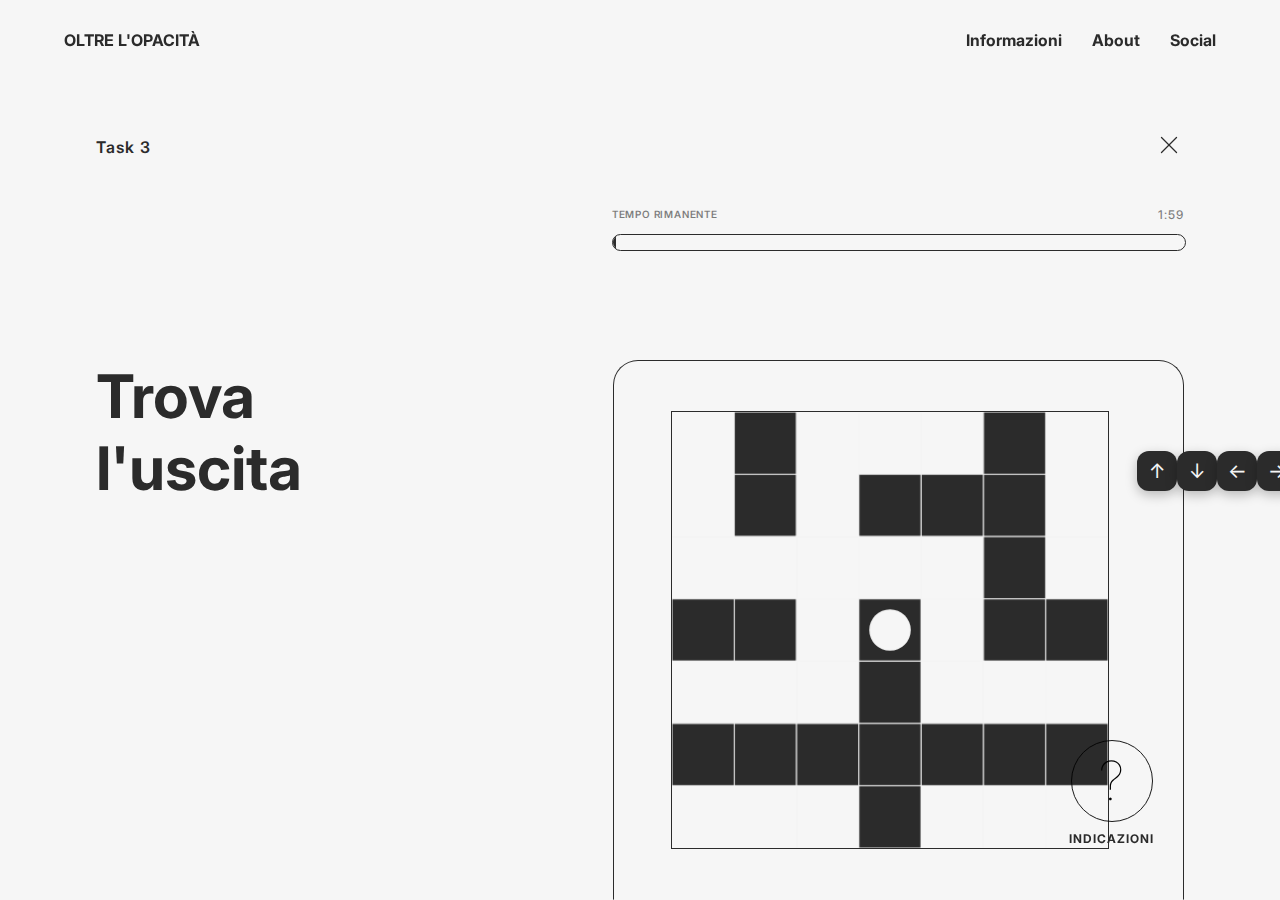
<file: labirinth/labirinth.html>
<!DOCTYPE html>
<html lang="en">
<head>
    <meta charset="UTF-8" />
    <meta name="viewport" content="width=device-width, initial-scale=1" />
    <title>Labyrinth Task</title>
    <link rel="stylesheet" href="../style.css">
    <link rel="stylesheet" href="labirinth.css">
</head>
<body data-mode="nonTrasparent">
    <header>
        <div class="logo">
            <a href="../index.html">OLTRE L'OPACITÀ</a>
        </div>
        <div class="hamburger">
            <div class="hamburger-icon">
                <span></span>
                <span></span>
            </div>
            <div class="hamburger-menu">
                <div>
                    <a href="../information/info_landing.html">Informazioni</a>
                </div>
                <div id="aboutBtn">About</div>
                <div>Social</div>
                <div class="quit_hamburger">
                    <div>
                        <svg class="hamburger-close" width="80" height="80" viewBox="0 0 24 24" fill="none" xmlns="http://www.w3.org/2000/svg">
                            <line x1="1" y1="23" x2="23" y2="1" stroke="currentColor" stroke-width="0.3" stroke-linecap="round"/>
                            <line x1="1" y1="1" x2="23" y2="23" stroke="currentColor" stroke-width="0.3" stroke-linecap="round"/>
                        </svg>
                    </div>
                </div>                    
            </div>
        </div>
    </header>
    <div class="head">
        <h3>Task 3</h3>
        <div id="quit" class="quit-button">
            <svg xmlns="http://www.w3.org/2000/svg" viewBox="0 0 24 24" width="30" height="30">
                <line x1="18" y1="6" x2="6" y2="18" stroke="currentColor" stroke-width="1" stroke-linecap="round"/>
                <line x1="6" y1="6" x2="18" y2="18" stroke="currentColor" stroke-width="1" stroke-linecap="round"/>
            </svg>
        </div>
    </div>

    <div class="timer_tot">
        <div class="timer-sopra">
            <div class="timer_title">TEMPO RIMANENTE</div>
            <span id="timer" class="timer"></span>
        </div>
        <div id="timerContainer" class="timerContainer">
            <div id="timerBar" class="timerBar"></div>    
        </div>
        <div id="finalMessage"></div>
    </div>

    <div class="app">
      
        <div class="testata">
            <div class="title">Trova l'uscita</div>
            <div class="triangle">
                <svg id="indication-btn" width="90" height="90" viewBox="0 0 100 100" xmlns="http://www.w3.org/2000/svg" cursor="pointer">
                    <circle cx="50" cy="50" r="45" fill="transparent" stroke="black" stroke-width="1"/>
                    <text x="50" y="55" text-anchor="middle" dominant-baseline="middle" font-size="60" font-family="INTER" fill="black" font-weight="100">?</text>
                </svg>
                <div class="help">INDICAZIONI</div>
            </div>  
        </div>
        <!--<div id="status" class="status-debug"></div>-->
        <div class="contenitore-labirinto">
            <div class="labyrinth-canvas-wrapper">
                <canvas id="canvas"></canvas>
            </div>
    
            <div id="hint" class="hint hidden">
                <div class="hint-box">
                    <div class="hint-head">
                        <div id="indic-title">INDICAZIONI</div>
                        <div id="close-hint">
                            <svg xmlns="http://www.w3.org/2000/svg" viewBox="0 0 24 24" width="20" height="20">
                                <line x1="18" y1="6" x2="6" y2="18" stroke="black" stroke-width="1" stroke-linecap="round"/>
                                <line x1="6" y1="6" x2="18" y2="18" stroke="black" stroke-width="1" stroke-linecap="round"/>
                            </svg>
                        </div>
                    </div>
                    <div id="hint-text" class="hint-text"></div>
                </div>
                
            </div>
    
            <div id="controls" class="controls">
                <div class="direction">
                    <button id="up">↑</button>
                    <button id="down">↓</button>
                </div>
                <div class="direction">
                    <button id="left">←</button>
                    <button id="right">→</button>
                </div>
            </div>
        </div>
       
    </div>

    <div id="animationOverlay" class="animation">
        <div class="contPostTask">
            <h1 class="title-anim1"></h1>
            <a href="labirinth_trasp.html" class="bottonegiga" id="avantiBtnS">
                <svg xmlns="http://www.w3.org/2000/svg" viewBox="0 0 24 24" width="200" height="200">
                    <line x1="4" y1="12" x2="18" y2="12" stroke="currentColor" stroke-width="0.1" stroke-linecap="round"/>
                    <polyline points="12,6 18,12 12,18" fill="none" stroke="currentColor" stroke-width="0.1" stroke-linecap="round" stroke-linejoin="round"/>
                </svg>
            </a>
            <div class="dueminuti">Ripercorri l'esperienza e vivi la trasparenza.</div>
    
        </div>
    </div>

    <div id="quitOverlay" class="animationTrasp">
        <div class="header-overlay">
            <div class="logo">
                <a href="../index.html">OLTRE L'OPACITÀ</a>
            </div>
            <div class="hamburger">
                <a href="../index.html" class="">
                    Esci
                </a>
            </div>
        </div>
        <div class="contTrasp" id="parte2">
            <div class="text3">Vuoi davvero abbandonare?</div>
            <div class="text4">È ammissibile, lavorare senza informazioni 
                è davvero frustrante. Riprova l’esperienza 
                in modalità trasparente.
            </div>
            <div class="linkfinal">
                <div id="resume">Torna all'attività</div>
                <a href="./labirinth_trasp.html" id="taskBtn">Riprova l'attività</a>
            </div>
        </div>
    </div>
    

    <script src="../main.js"></script>
    <script src="labirinth.js"></script>
</body>
</html>
</file>
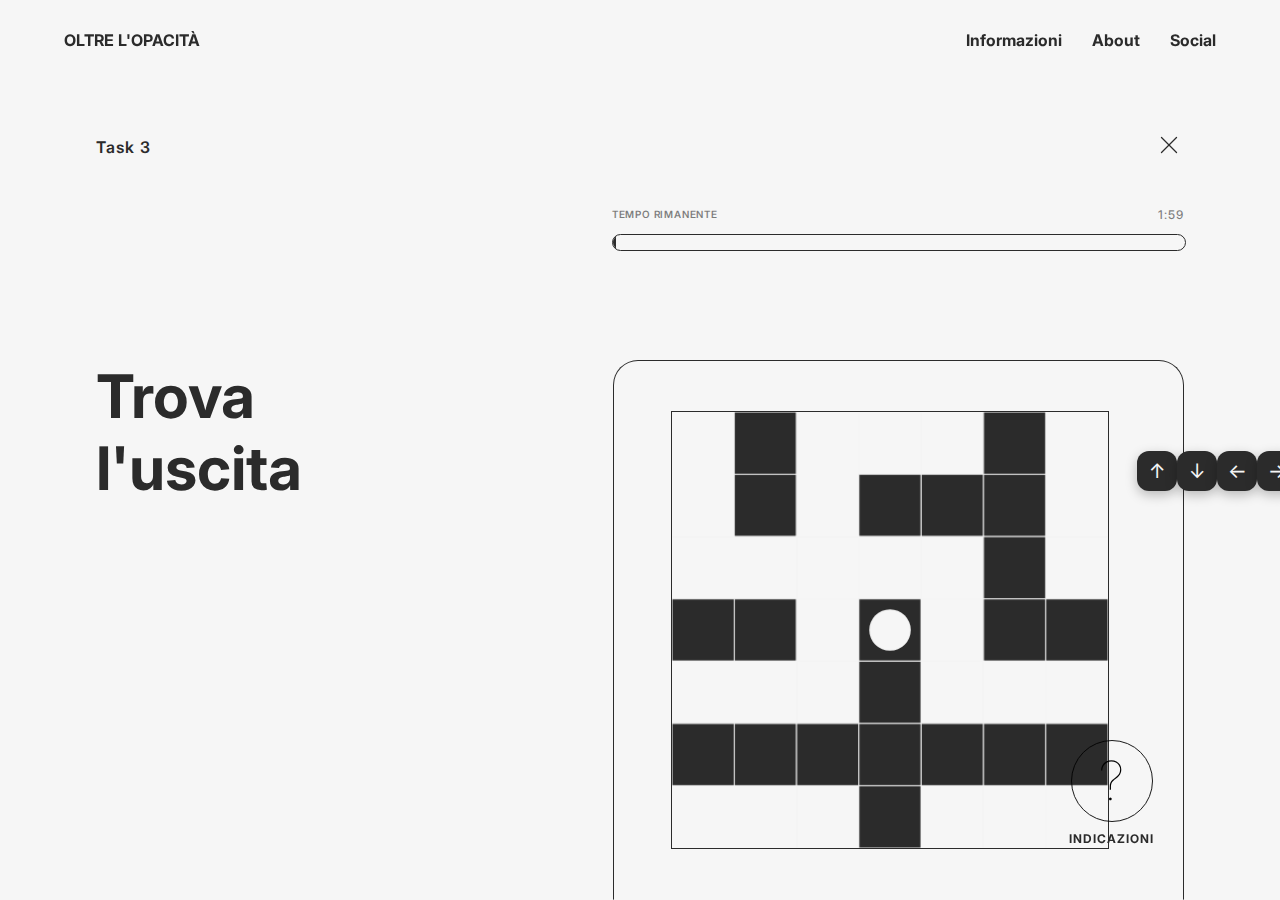
<file: labirinth/labirinth_trasp.html>
<!DOCTYPE html>
<html lang="en">
<head>
    <meta charset="UTF-8" />
    <meta name="viewport" content="width=device-width, initial-scale=1" />
    <title>Labyrinth Task</title>
    <link rel="stylesheet" href="../style.css">
    <link rel="stylesheet" href="labirinth.css">
</head>
<body data-mode="trasparent">
    <header>
        <div class="logo">
            <a href="../index.html">OLTRE L'OPACITÀ</a>
        </div>
        <div class="hamburger">
            <div class="hamburger-icon">
                <span></span>
                <span></span>
            </div>
            <div class="hamburger-menu">
                <div>
                    <a href="../information/info_landing.html">Informazioni</a>
                </div>
                <div id="aboutBtn">About</div>
                <div>Social</div>
                <div class="quit_hamburger">
                    <div>
                        <svg class="hamburger-close" width="80" height="80" viewBox="0 0 24 24" fill="none" xmlns="http://www.w3.org/2000/svg">
                            <line x1="1" y1="23" x2="23" y2="1" stroke="currentColor" stroke-width="0.3" stroke-linecap="round"/>
                            <line x1="1" y1="1" x2="23" y2="23" stroke="currentColor" stroke-width="0.3" stroke-linecap="round"/>
                        </svg>
                    </div>
                </div>                    
            </div>
        </div>
    </header>
    <div class="head">
        <h3>Task 3</h3>
        <div id="quit" class="quit-button">
            <svg xmlns="http://www.w3.org/2000/svg" viewBox="0 0 24 24" width="30" height="30">
                <line x1="18" y1="6" x2="6" y2="18" stroke="currentColor" stroke-width="1" stroke-linecap="round"/>
                <line x1="6" y1="6" x2="18" y2="18" stroke="currentColor" stroke-width="1" stroke-linecap="round"/>
            </svg>
        </div>
    </div>

    <div class="timer_tot">
        <div class="timer-sopra">
            <div class="timer_title">TEMPO RIMANENTE</div>
            <span id="timer" class="timer"></span>
        </div>
        <div id="timerContainer" class="timerContainer">
            <div id="timerBar" class="timerBar"></div>    
        </div>
        <div id="finalMessage"></div>
    </div>

    <div class="app">
        <div class="testata">
            <div class="title">Trova l'uscita</div>
            <div class="triangle">
                <svg id="indication-btn" width="90" height="90" viewBox="0 0 100 100" xmlns="http://www.w3.org/2000/svg" cursor="pointer">
                    <circle cx="50" cy="50" r="45" fill="transparent" stroke="black" stroke-width="1"/>
                    <text x="50" y="55" text-anchor="middle" dominant-baseline="middle" font-size="60" font-family="INTER" fill="black" font-weight="100">?</text>
                </svg>
                <div class="help">INDICAZIONI</div>
            </div>  
        </div>
        <!--<div id="status" class="status-debug"></div>-->
        <div class="contenitore-labirinto">
            <div class="labyrinth-canvas-wrapper">
                <canvas id="canvas"></canvas>
            </div>
    
            <div id="hint" class="hint hidden">
                <div class="hint-box">
                    <div class="hint-head">
                        <div id="indic-title">INDICAZIONI</div>
                        <div id="close-hint">
                            <svg xmlns="http://www.w3.org/2000/svg" viewBox="0 0 24 24" width="20" height="20">
                                <line x1="18" y1="6" x2="6" y2="18" stroke="black" stroke-width="1" stroke-linecap="round"/>
                                <line x1="6" y1="6" x2="18" y2="18" stroke="black" stroke-width="1" stroke-linecap="round"/>
                            </svg>
                        </div>
                    </div>
                    <div id="hint-text" class="hint-text"></div>
                </div>
                
            </div>
    
            <div id="controls" class="controls">
                <div class="direction">
                    <button id="up">↑</button>
                    <button id="down">↓</button>
                </div>
                <div class="direction">
                    <button id="left">←</button>
                    <button id="right">→</button>
                </div>
            </div>
        </div>
        
    </div>

    <div id="trasparentOverlay" class="animationTrasp">
        <div class="contTrasp" id="parte1">
            <div class="uptext">
                <div>Hai notato la differenza?</div>
                <div>La chiarezza facilita ogni passaggio.</div>
            </div>
            <div class="down">Comunicare in modo trasparente favorisce l'orientamento, pertanto dovrebbe diventare una consuetudine.</div>
        </div>
        <div class="contTrasp" id="parte2">
            <div class="text3">Scegli come proseguire</div>
            <div class="text4">Immergiti in un’altra esperienza o apprendi cos'è la trasparenza</div>
            <div class="linkfinal">
                <!--<a href="../password/password.html" id="taskBtn">Esperienza</a>-->
                <a href="../information/info_landing.html">Area informativa</a>
            </div>
        </div>
    </div>
    

    <script src="../main.js"></script>
    <script src="labirinth.js"></script>
</body>
</html>
</file>
<file: style.css>
@font-face {
  font-family: 'INTER';
  src: url('./Inter/static/Inter_24pt-Black.ttf') format('opentype');
  font-weight: 900;
  font-style: normal;
}
@font-face {
  font-family: 'INTER';
  src: url('./Inter/static/Inter_24pt-ExtraBold.ttf') format('opentype');
  font-weight: 800;
  font-style: normal;
}
@font-face {
  font-family: 'INTER';
  src: url('./Inter/static/Inter_24pt-Bold.ttf') format('opentype');
  font-weight: 700;
  font-style: normal;
}
@font-face {
  font-family: 'INTER';
  src: url('./Inter/static/Inter_24pt-SemiBold.ttf') format('opentype');
  font-weight: 600;
  font-style: normal;
}
@font-face {
  font-family: 'INTER';
  src: url('./Inter/static/Inter_24pt-Medium.ttf') format('opentype');
  font-weight: 500;
  font-style: normal;
}
@font-face {
  font-family: 'INTER';
  src: url('./Inter/static/Inter_24pt-Regular.ttf') format('opentype');
  font-weight: 400;
  font-style: normal;
}
@font-face {
  font-family: 'INTER';
  src: url('./Inter/static/Inter_24pt-Light.ttf') format('opentype');
  font-weight: 300;
  font-style: normal;
}
@font-face {
  font-family: 'INTER';
  src: url('./Inter/static/Inter_24pt-ExtraLight.ttf') format('opentype');
  font-weight: 200;
  font-style: normal;
}
@font-face {
  font-family: 'INTER';
  src: url('./Inter/static/Inter_24pt-Thin.ttf') format('opentype');
  font-weight: 100;
  font-style: normal;
}

body, h1, h2, h3, h4, h5, h6, p, span, button, div {
  font-family: 'INTER', Helvetica, sans-serif;
}

html {
  height: 100vh;
  overflow: hidden;
  background-color: #f6f6f6;
}

body {
  height: 100vh;
  width: 100%;
  display: flex;
  flex-direction: column;
  align-items: center;
  margin: 0;
  background-color: #f6f6f6;
  color: #2b2b2b;
  position: relative;
  padding: 0;
}

body.overlay-active {
  overflow: hidden;
  height: 100vh;
  pointer-events: none;
}

button {
  width: 20%;
  right: 5%;
  background-color: #2b2b2b;
  color: #f6f6f6;
  padding: 10px 20px;
  font-size: 20px;
  border: none;
  border-radius: 12px;
  cursor: pointer;
  margin-top: 0;
  box-shadow: 0 4px 12px rgba(0, 0, 0, 0.25);
}
button:hover {
  opacity: 0.9;
}


.head {
  padding-top: 0%;
  width: 85%;
  height: 10%;
  display: flex;
  flex-direction: row;
  justify-content: space-between;
  align-items: center;
  margin: 0;
}

.head h3 {
  margin: 0;
  font-size: 16px;
  color: #2b2b2b;
  font-weight: 600;
  letter-spacing: 1px;
}



/* TIMER BAR */

.timer_tot {
  width: 85%;
  height: auto;
  display: block;
  padding-top: 0%;
}

.timer-sopra {
  display: flex;
  flex-direction: row;
  justify-content: space-between;
  align-items: center;
  padding-bottom: 2%;
}

.timer_title {
  font-size: 10px;
  color: rgba(0, 0, 0, 0.5);
  font-weight: 600;
  letter-spacing: 0.8px;
}

.timerContainer {
  width: 100%;
  height: 10px;
  border-width: 0.8px;
  border-style: solid;
  border-color: #2b2b2b;
  border-radius: 25px;
  overflow: hidden;
}

.timerBar {
  width: 0%;
  height: 100%;
  background-color: #2b2b2b;
  transition: width 0.05slinear;
  display: flex;
  justify-content: left;
  align-items: center;
  border-radius: 25px;
}

.timer {
  font-size: 12px;
  font-weight: 500;
  color: rgba(0, 0, 0, 0.5);
  margin-left: 10px;
  text-align: center;
  margin-top: 2px;
  letter-spacing: 1px;
}

/*ANIMAZIONI*/
.animation {
  position: fixed;
  bottom: 0;
  left: 50%;
  width: 85%;
  max-width: 600px;
  height: 70vh;

  transform: translate(-50%, 100%);
  transition: transform 1s ease;

  display: flex;
  flex-direction: column;
  justify-content: center;
  align-items: center;
  gap: 10px;

  background: #2b2b2b;
  color: #f6f6f6;
  text-align: center;
  padding: 0;

  pointer-events: none;
  opacity: 1;
  border-top-left-radius: 25px;
  border-top-right-radius: 25px; 
  z-index: 100;
}

.animation.active {
  transform: translate(-50%, 0);
  pointer-events: auto;
  pointer-events: auto; /* l’overlay cattura i click */
}

.contPostTask {
  height: 100%;
  display: flex;
  flex-direction: column;
  justify-content: space-between;
  text-align: left;
  font-size: 24px;
  font-weight: 600;
  padding: 5vw;
}

.title-anim1 {
  font-size: 22px;
  font-weight: 400;
  width: 90%;
  line-height: 25px;
  margin: 0;
}

.title.fade-out {
  opacity: 0;
  transition: 0.5s ease;
}

.triangle.fade-out {
  opacity: 0;
  transition: 0.5s ease;
}

#finalMessage {
  font-size: 22px;
  font-weight: 700;
  margin-top: 20px;
  opacity: 0;
}

#finalMessage.active {
  opacity: 1;
  transition: 1s ease;
}

/* Overlay trasparente */
.animationTrasp {
  position: fixed;
  top: 0;
  left: 0;
  width: 100%;
  height: 100dvh;
  display: flex;
  flex-direction: column;
  align-items: center;
  justify-content: flex-end;
  background-color: #2b2b2b;
  color: #f6f6f6;
  opacity: 0; /* nascosto di base */
  pointer-events: none; /* non cliccabile finché nascosto */
  transition: opacity 0.5s ease-in-out;
  z-index: 1000;
}

.animationTrasp.active {
  opacity: 1;
  pointer-events: auto;
  pointer-events: auto; /* l’overlay cattura i click */
}

/* Div interni overlay trasparente */
#parte1, #parte2 {
  transition: opacity 0.5s ease;
}


.contTrasp {
  width: 85%;
  height: 80%;
  display: flex;
  flex-direction: column;
  justify-content: space-between;
  padding-bottom: 15vw;
}

.uptext {
  font-size: 40px;
  line-height: 42px;
  font-weight: 700;
  display: flex;
  flex-direction: column;
}

.down {
  font-size: 22px;
  font-weight: 400;
  line-height: 25px;
  width: 90%;
}

#parte2 {
  position: relative;
}

.text4 {
  width: 75%;
  font-size: 22px;
  font-weight: 400;
  line-height: 25px;
  position: absolute;
  left: 0;
  top: 20%;
}

.text3 {
  font-size: 40px;
  line-height: 42px;
  font-weight: 700;
  position: absolute;
  top: 0;
  left: 0;
}

.linkfinal {
  position: absolute;
  bottom: 10%;
  right: 0;
  width: 62%;
  height: 23%;
  display: flex;
  flex-direction: column;
  justify-content: space-between;
}

.linkfinal div,.linkfinal a {
  width: 100%;
  height: 45%;
  border-radius: 40px;
  border-width: 0.8px;
  border-style: solid;
  border-color: #f6f6f6;
  align-content: center;
  text-align: center;
  font-size: 22px;
  font-weight: 400;
  color: #f6f6f6;
  text-decoration: none;
}

.home-container {
  width: 70%;
  height: 100%;
  display: flex;
  flex-direction: column;
  align-items: center;
  justify-content: center;
  gap: 50px;
}

.home-container button {
  height: 10%;
  width: 70%;
  font-size: 20px;
  font-weight: 700;
  background-color: #2b2b2b;
  color: #f6f6f6;
  text-decoration: none;
  border-radius: 40px;
}

.home-container button a {
  text-decoration: none;
  color: #f6f6f6;
}



/*PAGINA INTERMEDIA*/
.interbody {
  height: 100vh;
  background-color: #2b2b2b;
  color: #f6f6f6;
  display: flex;
  flex-direction: column;
  position: relative;
}


.cont1 {
  position: absolute;
  bottom: 25vw;
  width: 85%;
  height: 80%;
  display: flex;
  flex-direction: column;
  align-items: left;
  justify-content: space-between;
}

.title-inter {
  width: 60%;
  height: auto;
  font-size: 40px;
  font-weight: 700;
  line-height: 42px;
  margin-top: 20%;
  margin-bottom: 0;
}

.dueminuti {
  width: 80%;
  font-size: 22px;
  font-weight: 400;
  line-height: 25px;
}

.bottonegiga {
  width: 100%;
  height: 30%;
  display: flex;
  align-items: center;
  justify-content: center;
color: #f6f6f6;
}

.bottonegiga svg {
  border-radius: 100px;
  border-style: solid;
  border-width: 0.8px;
  background-color: #2b2b2b;
  color: #f6f6f6;
}

.bottonegiga-link {
  display: flex;
  justify-content: center;
  align-items: center;
}

.contQuit {
  width: 85%;
  height: 80%;
  display: flex;
  flex-direction: column;
  justify-content: space-between;
  padding-bottom: 7.5vw;
  position: relative;
}

.linkQuit div, .linkQuit a {
  width: 100%;
  height: 45%;
  border-radius: 40px;
  border-width: 0.8px;
  border-style: solid;
  border-color: #f6f6f6;
  align-content: center;
  text-align: center;
  font-size: 22px;
  font-weight: 400;
  color: #f6f6f6;
  text-decoration: none;
}

.animationTrasp header {
  width: 85%;
  display: flex;
  flex-direction: row;
  justify-content: space-between;
  padding-top: 30px;
  font-size: 16px;
  font-weight: 700;
}

.animationTrasp a {
  color: inherit;
  text-decoration: none;
}

#quitOverlay {
  justify-content: space-between;
}

.quit a {
  color: inherit;
}


header {
  display: none;
}

.header-overlay {
  display: flex;
  flex-direction: row;
  justify-content: space-between;
  align-items: center;
  width: 100%;
  padding-top: 30px;
  padding-bottom: 5px;
  padding-inline: 5%;

  font-size: 16px;
  font-weight: 700;
  
    
    box-sizing: border-box;
}

.head-desktop {
  display: none;
}

@media screen and (min-width: 1024px) {
  header {
    position: fixed;
    top: 0;
    left: 0;
    z-index: 40;

  display: flex;
  flex-direction: row;
  justify-content: space-between;
  align-items: center;
  width: 100%;
  padding-top: 30px;
  padding-bottom: 5px;
  padding-inline: 5%;

  font-size: 16px;
  font-weight: 700;
  
    color: #2b2b2b;
    box-sizing: border-box;
  }

  header a {
    color: #2b2b2b;
  }

  .head {
    margin-top: 8%;
    margin-bottom: 1%;
  }

  .hamburger {
    display: flex;
    flex-direction: column;
    justify-content: space-between;
    align-items: flex-end;
    height: 100%;
    width: auto;
    font-size: 16px;
    font-weight: 500;
  }

  .hamburger-icon {
    display: none;
}

.hamburger-menu {
    display: flex;
    gap: 30px;
}

.hamburger a, div {
  font-weight: 700;
}

.hamburger-menu div:hover {
    cursor: pointer;
}

.quit_hamburger {
  display: none;
}

.about {
  position: fixed;          /* sopra tutto */
  top: 50%;                 /* centro verticale */
  right: 5%;                 /* allineato a destra */
  transform: translateY(-50%);
  width: 29vw;
  height: 92vh;
  background-color: #2b2b2b;
  color: #f6f6f6;
  display: flex;
  flex-direction: column;
  justify-content: space-between;
  padding: 40px;
  border-radius: 25px;
  font-size: 14px;
  opacity: 0;
  pointer-events: none;
  transition: opacity 0.5s ease-in-out;
  z-index: 99;
}

.about.show {
  opacity: 1;
  pointer-events: auto;
}

#aboutBtn {
  cursor: pointer;
}

.timer_tot {
  width: 44.7%;
  margin-left: auto;
  margin-right: 7.5%;
}

.timerContainer {
  height: 15px;
}

#quit:hover {
  cursor: pointer;
}

#quitTrasp:hover {
  cursor: pointer;
}


.animation {
  position: fixed;

  /* riferimento viewport */
  bottom: 0;

  /* spostamento a destra */
  left: 47.8%;
  transform: translate(0, 100%);

  /* dimensioni forzate */
  width: 44.7%;
  height: 60vh;

  max-width: none;

  border-radius: 25px;
  border-bottom-left-radius: 0px;
  border-bottom-right-radius: 0px;

  transition: transform 1s ease;
  z-index: 100;
}

.animation.active {
  transform: translate(0, 0);
}

.title.fade-out {
  opacity: 1;
  transition: 0.5s ease;
}

.contPostTask {
  padding: 40px;
  width: 100%;
  box-sizing: border-box;
}

.uptext {
  font-size: 60px;
  line-height: 1.2;
  width: 50%; 
}

.down {
  font-size: 35px;
  line-height: 1.5;
  width: 50%;
}

.contTrasp {
  padding-bottom: 10vw;
  box-sizing: border-box;
}

#parte1 {
  gap: 100px;
}

.text3 {
  font-size: 60px;
  top: 5%;
}

.text4 {
  font-size: 30px;
  top: 20%;
  width: 40%;
  line-height: 1.3;
}

.linkfinal {
  width: 60%;
  right: 50%;
  height: 30%;
  font-size: 30px;
  flex-direction: row;
  gap: 50px;
  transform: translate(50%,0);
}

.linkfinal a {
  font-size: 27px;
  transition: 0.5s ease-in-out;
}

.linkfinal a:hover {
  background-color: #f6f6f6;
  color: #2b2b2b;
}

.bottonegiga {
  width: auto;
    display: flex;
    justify-content: center; /* freccia centrata dentro il cerchio */
    margin-left: auto;
    margin-right: 5%;
}

.bottonegiga svg:hover {
  color: #2b2b2b;
  background-color: #f6f6f6;
  transition: 0.5s ease-in-out;
}

.title-anim1 {
  width: 63%;
  line-height: 1.3;
}

.dueminuti {
  width: 40%;
  line-height: 1.3;
}

.title-inter {
  font-size: 60px;
  line-height: 1.2;
  width: 23%;
}

.cont1 {
  width: 85%;
}

body.interbody .dueminuti {
  font-size: 25px;
  width: 20%;
}

.bottonegiga-link {
  display: flex;
  justify-content: flex-end; /* spinge tutto a destra */
  width: 100%; /* occupa tutta la larghezza del cont1 */
}

body.interbody .bottonegiga {
  width: auto;          /* non full width */
  display: flex;        
  justify-content: center; /* mantiene freccia centrata */
}

body.interbody .bottonegiga svg {
  border-radius: 300px;
}

#quitOverlay {
  justify-content: flex-end;
}

#resume {
  font-size: 27px;
}

#resume {
  transition: 0.5s ease-in-out;
}

#resume:hover {
  background-color: #f6f6f6;
  color: #2b2b2b;
  cursor: pointer;
}

.header-overlay {
  padding-bottom: 5%;
}
}
</file>
<file: information/information.css>
@font-face {
    font-family: 'INTER';
    src: url('../Inter/static/Inter_24pt-Black.ttf') format('opentype');
    font-weight: 900;
    font-style: normal;
}
@font-face {
    font-family: 'INTER';
    src: url('../Inter/static/Inter_24pt-ExtraBold.ttf') format('opentype');
    font-weight: 800;
    font-style: normal;
}
@font-face {
    font-family: 'INTER';
    src: url('../Inter/static/Inter_24pt-Bold.ttf') format('opentype');
    font-weight: 700;
    font-style: normal;
}
@font-face {
    font-family: 'INTER';
    src: url('../Inter/static/Inter_24pt-SemiBold.ttf') format('opentype');
    font-weight: 600;
    font-style: normal;
}
@font-face {
    font-family: 'INTER';
    src: url('../Inter/static/Inter_24pt-Medium.ttf') format('opentype');
    font-weight: 500;
    font-style: normal;
}
@font-face {
    font-family: 'INTER';
    src: url('../Inter/static/Inter_24pt-Regular.ttf') format('opentype');
    font-weight: 400;
    font-style: normal;
}
@font-face {
    font-family: 'INTER';
    src: url('../Inter/static/Inter_24pt-Light.ttf') format('opentype');
    font-weight: 300;
    font-style: normal;
}
@font-face {
    font-family: 'INTER';
    src: url('../Inter/static/Inter_24pt-ExtraLight.ttf') format('opentype');
    font-weight: 200;
    font-style: normal;
}
@font-face {
    font-family: 'INTER';
    src: url('../Inter/static/Inter_24pt-Thin.ttf') format('opentype');
    font-weight: 100;
    font-style: normal;
}

* {
    box-sizing: border-box;
}

html {
    scroll-behavior: smooth;
}

body {
  height: 100vh;
  width: 100%;
  margin: 0;
  padding: 0;
  font-family: 'INTER';
  font-weight: 400;
  color: #2b2b2b;
  background-color: #f6f6f6;
}

.no_scroll {
    overflow: hidden;
}

p {
    margin: 0;
}

header {
    position: fixed;
    top: 0;
    left: 0;
    z-index: 40;

  display: flex;
  flex-direction: row;
  justify-content: space-between;
  align-items: center;
  width: 100%;
  padding-top: 30px;
  padding-bottom: 5px;

  font-size: 16px;
  font-weight: 700;
  
  background-color: rgba(246, 246, 246, 0.195);
  backdrop-filter: blur(10px);
  -webkit-backdrop-filter: blur(10px);
}


.hamburger {
  margin-right: 5vw;
  display: flex;
  flex-direction: column;
  justify-content: space-between;
  align-items: flex-end;
  height: 100%;
  width: 12%;
  font-size: 16px;
  font-weight: 500;
}

.hamburger-icon {
    display: none;
}

.hamburger-menu {
    display: flex;
    gap: 30px;
    transition: 0.2s ease-in-out;
}

.hamburger div {
    border-radius: 20px;
    transition: background-color 0.2s ease-in-out, color 0.2s ease-in-out;
    text-align: right;
}

.hamburger-menu div:hover {
    
    cursor: pointer;
}

.quit_hamburger {
  display: none;
}

.logo a {
    margin-left: 5vw;
    text-decoration: none;
    color: #2b2b2b;
}

.tot {
  width: 90%;
  height: 100vh;
  margin: 0 auto;
  display: flex;
  flex-direction: column;
  transition: filter 0.5s ease-in-out;
}

main {
  flex: 1;
  display: flex;
  flex-direction: column;
  gap: 15vh;
  padding-top: 2%;
}


.begin {
  flex: 1;
  display: flex;
  flex-direction: row;
  justify-content: space-between;
  align-items: flex-end;
}

h1 {
  font-size: 90px;
  line-height: 90px;
  font-weight: 700;
  margin: 0;
}

.descrizione {
    width: 36%;
    font-size: 16px;
    line-height: 20px;
    font-weight: 400;
    margin: 0;
}

.menu {
  flex: 0.7;
  width: 100%;
  display: flex;
  flex-direction: row;
  align-items: center;
  justify-content: space-between;
}

.menu_container {
    width: 30%;
    height: 100%;
    border-width: 0.8px;
    border-style: solid;
    border-color: #2b2b2b;
    border-top-left-radius: 30px;
    border-top-right-radius: 30px;
    display: flex;
    flex-direction: column;
    align-items: center;
    justify-content: center;
    gap: 10%;
    position: relative;
    transition: 0.2s  ease-in-out;
    color: #2b2b2b;
    text-decoration: none;
}

.title_menu, .menu_desc {
    height: auto;
    width: 85%;
    text-align: left;
    display: flex;
    align-items: center;
}

.title_menu {
    font-size: 32px;
    font-weight: 700;
    line-height: 32px;
    margin-top: 5%;
}

.menu_desc {
    font-size: 16px;
    line-height: 20px;
    font-weight: 400;
}

.freccia_menu {
    position: absolute;
    top: 25px;
    right: 25px;
}

.menu_container:hover {
    background-color: #2b2b2b;
    color: #f6f6f6;
}

.about {
    position: fixed;          /* sopra tutto */
    top: 50%;                 /* centro verticale */
    right: 5%;                 /* allineato a destra */
    transform: translateY(-50%);
    width: 29vw;
    height: 92vh;
    background-color: #2b2b2b;
    color: #f6f6f6;
    display: flex;
    flex-direction: column;
    justify-content: space-between;
    padding: 40px;
    border-radius: 25px;
    font-size: 14px;
    opacity: 0;
    pointer-events: none;
    transition: opacity 0.5s ease-in-out;
    z-index: 99;
}

.about.show {
    opacity: 1;
    pointer-events: auto;
}

#aboutBtn {
    cursor: pointer;
}

.tot.blur {
    pointer-events: none;
}

.motion_vid {
  width: 100%;
  height: auto;
  display: flex;
  align-items: center;
  justify-content: center;
  margin-inline: auto;
  padding-bottom: 40px;
}

.motion_vid video {
  width: 100%;
  height: auto;
}

.overlay-blur {
    position: fixed;
    inset: 0; /* top:0; right:0; bottom:0; left:0 */
    background-color: rgba(255, 255, 255, 0.557); /* bianco semi-trasparente */
    backdrop-filter: blur(13px);             /* blur dei contenuti sotto */
    opacity: 0;                              /* invisibile di default */
    pointer-events: none;                    /* non blocca click */
    transition: opacity 0.5s ease-in-out;
    z-index: 50;                            /* sopra .tot ma sotto .about */
}

.overlay-blur.show {
    opacity: 1;                              /* diventa visibile al click About */
    pointer-events: auto;                     /* blocca interazioni se vuoi */
}

.about h4 {
    font-weight: 600;
    margin: 0;
    margin-bottom: 15px;
}

.about p {
    font-weight: 200;
    line-height: 17px;
}

.incollab {
    margin-top: 17px;
}


.quit_about {
    width: 100%;
    height: 30%;
    display: flex;
    align-items: center;
    justify-content: center;
}

.quit_about div {
    border-radius: 50%;
    border-style: solid;
    border-width: 0.8px;
    border-color: #f6f6f6;
    height: 200px;
    width: 200px;
    display: flex;
    justify-content: center;
    align-items: center;
    color: #f6f6f6;
    transition: 0.2s ease-in-out;
}

.quit_about div:hover {
    background-color: #f6f6f6;
    color: #2b2b2b;
    cursor: pointer;
}

.tot_cosa {
    width: 90%;
    margin: 0 auto;
    transition: filter 0.5s ease-in-out;
}

.cosa {
    display: block;
}

.rettangolo {
    background-color: #2b2b2b;
    border-radius: 25px;
    width: 100%;
    height: 300px;
}

section {
    padding-block: 3%;
}

.menunav {
    height: auto;
    display: flex;
    flex-direction: row;
    align-items: flex-start;
    justify-content: space-between;
}

.navbar {
    height: 100%;
    width: auto;
    display: flex;
    position: sticky; /* rende la navbar "appiccicosa" */
    top: 70px;        /* distanza dall'alto: coincide con l'altezza dell'header */
    z-index: 10;       /* sopra i contenuti ma sotto header se serve */
}

nav {
    display: flex;
    flex-direction: row;
    align-items: center;
    justify-content: space-between;
    gap: 20px;
}

nav button {
    width: auto;
    background-color: #f6f6f6;
    border-radius: 100px;
    border-style: solid;
    border-width: 0.8px;
    padding: 10px 15px;
    font-size: 18px;
    font-weight: 300;
    font-family: 'INTER';
    transition: 0.2s ease-in-out;
    border-color: #2b2b2b;
}

nav button:hover {
    background-color: #2b2b2b;
    color: #f6f6f6;
    cursor: pointer;
}

.desc_menu {
    width: 100%;
    height: auto;
    display: flex;
    flex-direction: column;
    align-items: flex-end;
}

.desc_menu p {
    width: 50%;
    font-size: 18px;
    font-weight: 300;
    margin: 0;
    line-height: 24px;
}

.section_title{
    position: sticky;
    top: 90px; /* distanza dall'alto, coincide con l'altezza dell'header */
    z-index: 5; /* sotto l'header ma sopra il contenuto */
}

.secondo {
    display: flex;
    flex-direction: row;
    align-items: flex-start;
    border-top: 0.8px solid #2b2b2b;
    width: 100%;
    justify-content: space-between;;
}

.big_title {
    font-size: 32px;
    font-weight: 700;
    margin-bottom: 10px;
}

.small_title {
    font-size: 18px;
    font-weight: 500;
}

.section_text {
    width: 50%;
    font-size: 18px;
    font-weight: 300;
    margin: 0;
    line-height: 24px;
}

.min {
    border: none;
    padding-top: 0;
}

a {
    text-decoration: none;
    color: inherit;
}

#nav_footer a {
    display: flex;
    align-items: center;
    justify-content: space-between;
    gap: 10px;
  margin-right: 63%;
}

#nav_footer a::after {
    content: "→";
    font-size: 14px;
    transition: transform 0.2s ease-in-out;
}

#nav_footer a:hover::after {
    transform: translateX(5px);
}

.cont_totguida_desktop {
    width: 100%;
    display: flex;
    flex-direction: column;
    align-items: flex-end;
    justify-content: space-between;
}

.cont_totguida_mobile{
  display: none;
}

.pratica {
    display: flex;
    flex-direction: row;
    width: 70%;
    align-items: flex-start;
    justify-content: space-between;
    padding-bottom: 50px;
}

.cont_pratica {
    border-radius: 30px;
    border-width: 0.8px;
    border-style: solid;
    width: 100%;
    display: flex;
    flex-direction: column;
    min-height: 250px;
    transition: 0.2s ease-in-out;
    position: relative;
}

.cont_pratica:hover {
    background-color: #2b2b2b;
    color: #f6f6f6;
    cursor: pointer;
}

.cont_pratica:hover #affront1::after {
    background-color: #f6f6f6;
}

.cont_pratica.open #affront1::after {
    background-color: #f6f6f6;
}

.affront_stage {
    width: 100%;
    min-height: 250px;
    display: flex;
    align-items: center;
    justify-content: center;
}

#icona {
  display: none;
}

.affront_fixed {
    display: flex;
    flex-direction: row;
    align-items: center;
    justify-content: space-between;
    width: 100%;
    height: auto;
}

.affront {
    display: flex;
    flex-direction: column;
    padding: 30px 50px;
    width: 50%;
}

#affront1::after {
    content: "";
    position: absolute;
    right: 50%;             /* centro orizzontale tra le due colonne */
    top: 0;
    bottom: 0;              /* fa sì che la linea prenda tutta l’altezza del container */
    width: 1px;
    background-color: #2b2b2b;
    margin-block: 50px;   
}


.text_container {
    display: flex;
    flex-direction: row;
    align-items: flex-start;
    justify-content: space-between;
    width: 100%;
    opacity: 0;
    overflow: hidden;
    max-height: 0;
    transition: max-height 0.4s ease, opacity 0.3s ease;
    padding-bottom: 20px;
}

.affront_text {
    width: 50%;
    height: auto;
    padding-inline: 50px;
    padding-bottom: 30px;
    font-size: 16px;
    line-height: 20px;
    font-weight: 400;
}

.cont_pratica.open {
    background-color: #2b2b2b;
    color: #f6f6f6;
}

.cont_pratica.open .text_container {
    max-height: 1000px; /* valore abbondante */
    opacity: 1;
}

.affront_title {
    font-size: 20px;
    font-weight: medium;
    padding-bottom: 20px;
}

.affront_subtitle {
    font-size: 35px;
    font-weight: 700;
}

.number {
    font-size: 35px;
    font-weight: 700;
    padding-right: 20px;
}


.freccia {
    padding-top: 80px;
}




.site-footer {
    margin-top: 60px; /* resta sempre in fondo */
    background-color: #2b2b2b;
    color: #f6f6f6;
    padding: 70px 5vw 40px 5vw;
    border-top-left-radius: 25px;
    border-top-right-radius: 25px;
    padding-top: 5%;
}

/* Titolo grande */
.footer-title h2 {
    font-size: 64px;
    line-height: 1.05;
    font-weight: 700;
    margin: 0;
    padding-bottom: 5%;
}

/* Linea divisoria */
.footer-divider {
    border: none;
    border-top: 0.8px solid rgba(246, 246, 246, 0.4);
    margin-bottom: 5%;
}

/* Contenuto sotto */
.footer-content {
    display: grid;
    grid-template-columns: repeat(4, 1fr);
    gap: 40px;
    font-size: 14px;
    line-height: 18px;
    font-weight: 200;
}

.footer-col {
  display: flex;
  flex-direction: column;
}

.footer-col p {
    margin: 0;
}

/* Sezione Manifesti - desktop */
#manifesti .section_text {
  display: flex;
  flex-direction: column;
  align-items: flex-end;
  gap: 40px;
  padding-bottom: 40px;
}

.manifesti-img {
  width: 90vw;
  display: flex;
  flex-direction: row;
  justify-content: space-between;
  gap: 25px;
}

.manifesto {
  flex: 1;
}

.manifesto img {
  width: 100%;
  height: auto;
  display: block;
}



#frasario .section_text {
  display: flex;
  flex-direction: column;
  align-items: flex-end;
  gap: 40px;
  padding-bottom: 40px;
}

.frasario-img {
  width: 90vw;
  display: flex;
  flex-direction: row;
  justify-content: space-between;
  gap: 25px;
}

.frasario {
  flex: 1;
}

.frasario img {
  width: 100%;
  height: auto;
  display: block;
}

.europa {
  width: 70%;      /* larghezza massima del container */
/* non superare 600px */
  margin: 40px auto; /* centrata e con margine sopra e sotto */
  display: none;
}

.europa img {
  width: 100%;      /* l’immagine riempie il container */
  height: auto;     /* mantiene le proporzioni */
  display: block;
  opacity: 0.9;     /* diminuisce l’opacità */
}

.intercept {
  width: 70%;      /* larghezza massima del container */
  margin: 40px auto; /* centrata e con margine sopra e sotto */
  padding-bottom: 40px;
}

.intercept img {
  width: 100%;      /* l’immagine riempie il container */
  height: auto;     /* mantiene le proporzioni */
  display: block;
}



@media (max-width: 768px) {

  header {
    padding-top: 30px;
    padding-bottom: 20px;
    font-size: 14px;
    background-color: #f6f6f6;
  }

  .hamburger {
    width: auto;
    gap: 10px;
  }

  .logo a {
    margin-left: 5vw;
  }

  .tot,
  .tot_cosa {
    width: 86%;
  }

  /* --- MOBILE: layout menu container completo in una schermata --- */
  main {
    overflow: hidden; /* niente scroll */
    display: flex;
    flex-direction: column;
    padding-top: 10px;
    padding-bottom: 0px;
    gap: 0vh;
  }

  .begin {
    padding-top: 130px;
    flex-direction: column;
    align-items: flex-start;
    gap: 30px; /* riduce ulteriormente lo spazio */
    flex: unset; /* rimuove l'espansione extra che creava distanza */
  }

  h1 {
    font-size: 48px;
    line-height: 50px;
  }

  .descrizione {
    width: 100%;
    font-size: 15px;
    line-height: 20px;
  }

  .menu {
    margin-top: auto;
    flex-direction: column;
    flex: 0;
    padding-bottom: 20%;
  }

  .menu_container {
    width: 100%;      /* full width mobile */
    height: auto;
    border-bottom: none; /* rimuove bordo inferiore */
    border-left: 0.8px solid #2b2b2b;
    border-right: 0.8px solid #2b2b2b;
    border-top: 0.8px solid #2b2b2b;
    border-radius: 25px 25px 0px 0px; /* arrotondato su tutti i lati */
    padding: 20px;
    box-sizing: border-box;
  }

  .title_menu {
    font-size: 26px;
    line-height: 28px;
  }

  .menu_desc {
    font-size: 15px;
    line-height: 20px;
  }

  .menu_desc {
    display: none;
  }

  .freccia_menu {
    top: 20px;
    right: 20px;
  }

  .about {
    width: 86%;
    height: 92vh;
    padding: 35px;

    position: fixed;
    top: 50%;
    left: 50%;
    right: auto;
    transform: translate(-50%, -50%);

    overflow-y: auto;
  }



  .quit_about div {
    height: 170px;
    width: 170px;
  }

  .about h4 {
    font-size: 14px;
    font-weight: 600;
    margin: 0;
    margin-bottom: 15px;
}

.about p {
    font-size: 14px;
    font-weight: 200;
    line-height: 17px;
}

  .menunav {
    padding-top: 30px;
    flex-direction: column;
    gap: 30px;
  }

  #menunav_guida {
    gap: 0;
  }

  .navbar {
    position: relative;
    top: auto;
    padding-bottom: 30px;
    z-index: 0;
  }

  nav {
    flex-wrap: wrap;
    gap: 10px;

  }

  nav button {
    font-size: 16px;
    padding: 8px 12px;
  }

  .desc_menu p {
    width: 100%;
    font-size: 16px;
    line-height: 22px;
    text-align: left;
    margin-bottom: 40px;
  }

  .secondo {
    padding-top: 40px;
    flex-direction: column;
    gap: 20px;
    padding-bottom: 40px;
  }

  section {
    padding-block: 0;
  }


  .min {
    padding-bottom: 0;
  }

  #intercept {
    padding-bottom: 0px;
  }

  #ultimosec {
    padding-bottom: 40px;
  }

  #analisi {
    padding-bottom: 0;
  }

  .section_text {
    width: 100%;
    font-size: 16px;
    line-height: 22px;
  }

  .text_container {
    flex-direction: column;
  }

  .freccia {
    padding-top: 70px;
  }

  /* --- HAMBURGER FULLSCREEN MOBILE --- */

  .hamburger {
      position: relative;
  }

  /* icona hamburger */
  .hamburger-icon {
      width: 32px;
      height: 20px;
      display: flex;
      flex-direction: column;
      justify-content: space-between;
      cursor: pointer;
      z-index: 99;
  }

  .hamburger-icon span {
      height: 2px;
      width: 100%;
      background-color: currentColor;
      border-radius: 2px;
  }

  /* menu full screen */
  .hamburger-menu {
      background-color: #2b2b2b;
      color: #f6f6f6;
      border-radius: 25px;
      display: flex;
      flex-direction: column;

      opacity: 0;
      pointer-events: none;
      transition: opacity 0.3s ease-in-out;
      z-index: 99; /* assicurato sopra overlay */

      width: 86%;
      height: 70vh;

      position: fixed;
      top: 50%;
      left: 50%;
      transform: translate(-50%, 0);
  }

  /* voci menu */
  .hamburger-menu div {
      font-size: 28px;
      font-weight: 500;
      text-align: left;
      transition: 0.2s ease-in-out;
  }

  .hamburger-menu div:hover {
    cursor: pointer;
  }

  /* stato aperto */


  .quit_hamburger {
    width: 100%;
    height: 60%;
    display: flex;
    align-items: center;
    justify-content: center;
  }

  .quit_hamburger div{
    border-radius: 50%;
    border-style: solid;
    border-width: 0.8px;
    border-color: #f6f6f6;
    height: 170px;
    width: 170px;
    display: flex;
    justify-content: center;
    align-items: center;
    color: #f6f6f6;
    transition: opacity 0.5s ease-in-out;
  }

  .quit_hamburger div:hover {
    background-color: #f6f6f6;
    color: #2b2b2b;
    cursor: pointer;
  }

    .rettangolo {
     background-color: #2b2b2b;
     border-radius: 25px;
     width: 100%;
     height: 130px;
    }

    .site-footer {
        padding: 30px;
        border-top-left-radius: 30px;
        border-top-right-radius: 30px;
    }

    .footer-title h2 {
        font-size: 40px;
        line-height: 1.1;
    }

    .footer-content {
      padding-top: 5%;
        display: grid;
        grid-template-columns: repeat(2, 1fr);
        font-size: 14px;

    }

    .footer-divider {
      
      margin-top: 5%;
      padding-top: 5%;
    }

    .cont_totguida_desktop{
      display: none;
    }

    .cont_totguida_mobile{
      display: flex;
      flex-direction: column;
    }

    .pratica {
    width: 100%;
    flex-direction: column;
    gap: 20px;
  }

  .cont_pratica {
    min-height: auto;
  }

  .affront {
    width: 100%;
    padding : 20px;
    padding-bottom: 0;
  }

  #affront1::after {
    display: none;
  }

    .affront_fixed {
        flex-direction: column; /* verticalizza gli affront */
        align-items: flex-start;
    }

    .affront .text_container {
        max-height: 0;
        opacity: 0;
        overflow: hidden;
        transition: max-height 0.4s ease, opacity 0.3s ease;
        width: 100%;
        opacity: 1;
        padding-bottom: 20px;
    }

    .affront_title {
      font-size: 16px;
    }
    .affront_subtitle {
      font-size: 20px;
      width: 98%;
    }

    .affront_text {
      padding-top: 20px;
      padding-inline: 0px;
      width: 100%;
    }

    .number {
      font-size: 24px;
    }

    #nav_footer a {
    margin-right: 26%;
  }

  #icona {
    z-index: 99;
    background-color: #2b2b2b;
      color: #f6f6f6;
      border-radius: 25px;
      display: flex;
      flex-direction: column;
      gap: 14px;

      opacity: 0;
      pointer-events: none;
      transition: opacity 0.3s ease-in-out;
      z-index: 99; /* assicurato sopra overlay */

      width: 86%;
      height: 70vh;

      position: fixed;
      top: 0%;
      left: 50%;
      transform: translate(-50%, 0);
      padding: 35px;
  }

  #icona.show {
    opacity: 1;
    pointer-events: auto;
}

button a {
  color: black;
}

.europa {
  width: 100%;      /* larghezza massima del container */
    margin: 40px auto; /* centrata e con margine sopra e sotto */
}

.europa img {
    width: 100%;      /* l’immagine riempie il container */
    height: auto;     /* mantiene le proporzioni */
    display: block;
    opacity: 0.9;     /* diminuisce l’opacità */
}

.intercept {
    width: 100%;      /* larghezza massima del container */
    margin: 20px auto; /* centrata e con margine sopra e sotto */
    padding-bottom: 0px;
}

.intercept img {
    width: 100%;      /* l’immagine riempie il container */
    height: auto;     /* mantiene le proporzioni */
    display: block;
}

#manifesti .section_text {
  padding-bottom: 0px;
}

.manifesti-img {
  display: flex;
  flex-direction: column;
  gap: 20px;
  width: 99%;
}

#frasario .section_text {
  padding-bottom: 0px;
}

.frasario-img {
  display: flex;
  flex-direction: column;
  gap: 20px;
  width: 99%;
}

}
  section[id] {
    scroll-margin-top: 50px;
  }
</file>
<file: labirinth/labirinth.css>
body {
  overflow-x: hidden;
  box-sizing: border-box;
}

.app {
    position: absolute;
    bottom: 0%;
    width: 85%;
    height: 80%;
    display: flex;
    flex-direction: column;
    gap: 35px;
}

.labyrinth-canvas-wrapper {
    width: 100%;
    aspect-ratio: 1 / 1;
    margin-block: 50px;
    border: solid 1px #2b2b2b;
}

#canvas {
    width: 100%;
    height: 100%;
    display: block;
}

.title {
    font-size: 40px;
    font-weight: 700;
    line-height: 42px;
    height: 100%;
    align-content: center;
    align-items: center;
    width: 60%;
}

.testata {
  height: 15%;
  width: 100%;
  display: flex;
  flex-direction: row;
  align-items: center;
  justify-content: space-between;
  margin: 0 auto;
}

.triangle {
  height: 110%;
  width: auto;
  display: flex;
  align-items: center;
  flex-direction: column;
  justify-content: space-between;
  gap: 5px;
  font-size: 12px;
  color: rgba(0, 0, 0, 0.5);
  font-weight: 600;
  letter-spacing: 1px;
}

.help {
  color: #2b2b2b;
}

.controls {
  display: flex;
  flex-direction: row;
  justify-content: space-between;
  align-items: center;
  width: 85%;
  margin-inline: auto;
}

.direction {
  display: flex;
  flex-direction: row;
  justify-content: space-between;
  align-items: center;
  width: 30%;
  height: 50px;
}

.direction button {
  height: 40px;
  width: 40px;
  padding: 0;
  display: flex;
  align-items: center;
  justify-content: center;
}

/* ==========================
   HINT OVERLAY
   ========================== */
#hint {
  position: absolute;
  top: 0;
  left: 0;
  width: 100%;
  height: 100%;
  display: flex;
  justify-content: center;
  align-items: center;
  z-index: 10;
}

#hint.hidden {
  display: none;
}

.hint-box {
  display: flex;
    flex-direction: column;
    justify-content: center;
    gap: 20px;
    width: 70%;
    height: auto;
    background-color: #f6f6f6;
    padding: 15px 20px;
    border: 1px #2b2b2b solid;    
    border-radius: 25px;
    align-content: center;
    text-align: left;
    position: absolute;
    top: 50%;
    left: 50%;
    transform: translate(-50%, -50%);
    z-index: 10;
    line-height: 18px;
    font-weight: 500;
    font-size: 15px;
}

.hint-head {
  display: flex;
  flex-direction: row;
  align-items: center;
  justify-content: space-between;
}

#indic-title {
  font-size: 12px;
  color: rgba(0, 0, 0, 0.5);
  font-weight: 600;
  letter-spacing: 1px;
}

.close-hint {
  position: absolute;
  top: 5px;
  right: 5px;
  background: none;
  border: none;
  font-size: 18px;
  cursor: pointer;
}

/* ==========================
   STATUS DEBUG
   ========================== */
.status-debug {
  position: absolute;
  bottom: 5px;
  left: 5px;
  font-size: 12px;
  color: #2b2b2b;
  background: rgba(255,255,255,0.6);
  padding: 3px 5px;
  border-radius: 3px;
  z-index: 15;
}

a {
  text-decoration: none;
}

@media screen and (min-width: 1024px) {
  .app {
    flex-direction: row;
    height: 60%;
    gap: 0px;
    justify-content: space-between;
  }

  .contenitore-labirinto {
    height: 100%;
    display: flex;
    flex-direction: row;
    position: relative;
    border-style: solid;
    border-width: 0.8px;
    border-color: #2b2b2b;
    border-top-left-radius: 25px;
    border-top-right-radius: 25px;
    border-bottom-color: #f6f6f6;
    box-sizing: border-box;
    width: 52.5%;
  }

  .labyrinth-canvas-wrapper {
    margin-left: 10%;
    width: auto;
    height: auto;
    aspect-ratio: 1/1;
  }

  .testata {
    width: 40%;
    margin: 0;
  }

  .title {
    font-size: 60px;
    line-height: 1.2;
  }

  .controls {
    padding-left: 5%;
    padding-right: 5%;
    margin-bottom: auto;
    margin-top: 15%;
    gap: 0px;
    margin-inline: 0;
    width: 20%;
  }

  .direction {
    width: auto;
    gap: 0px;
  }

  .triangle {
    position: absolute;
    bottom: 0;
    right: 0;
    height: auto;
    margin-bottom: 5%;
    margin-right: 2.5%;
    z-index: 50;
}
}
</file>
